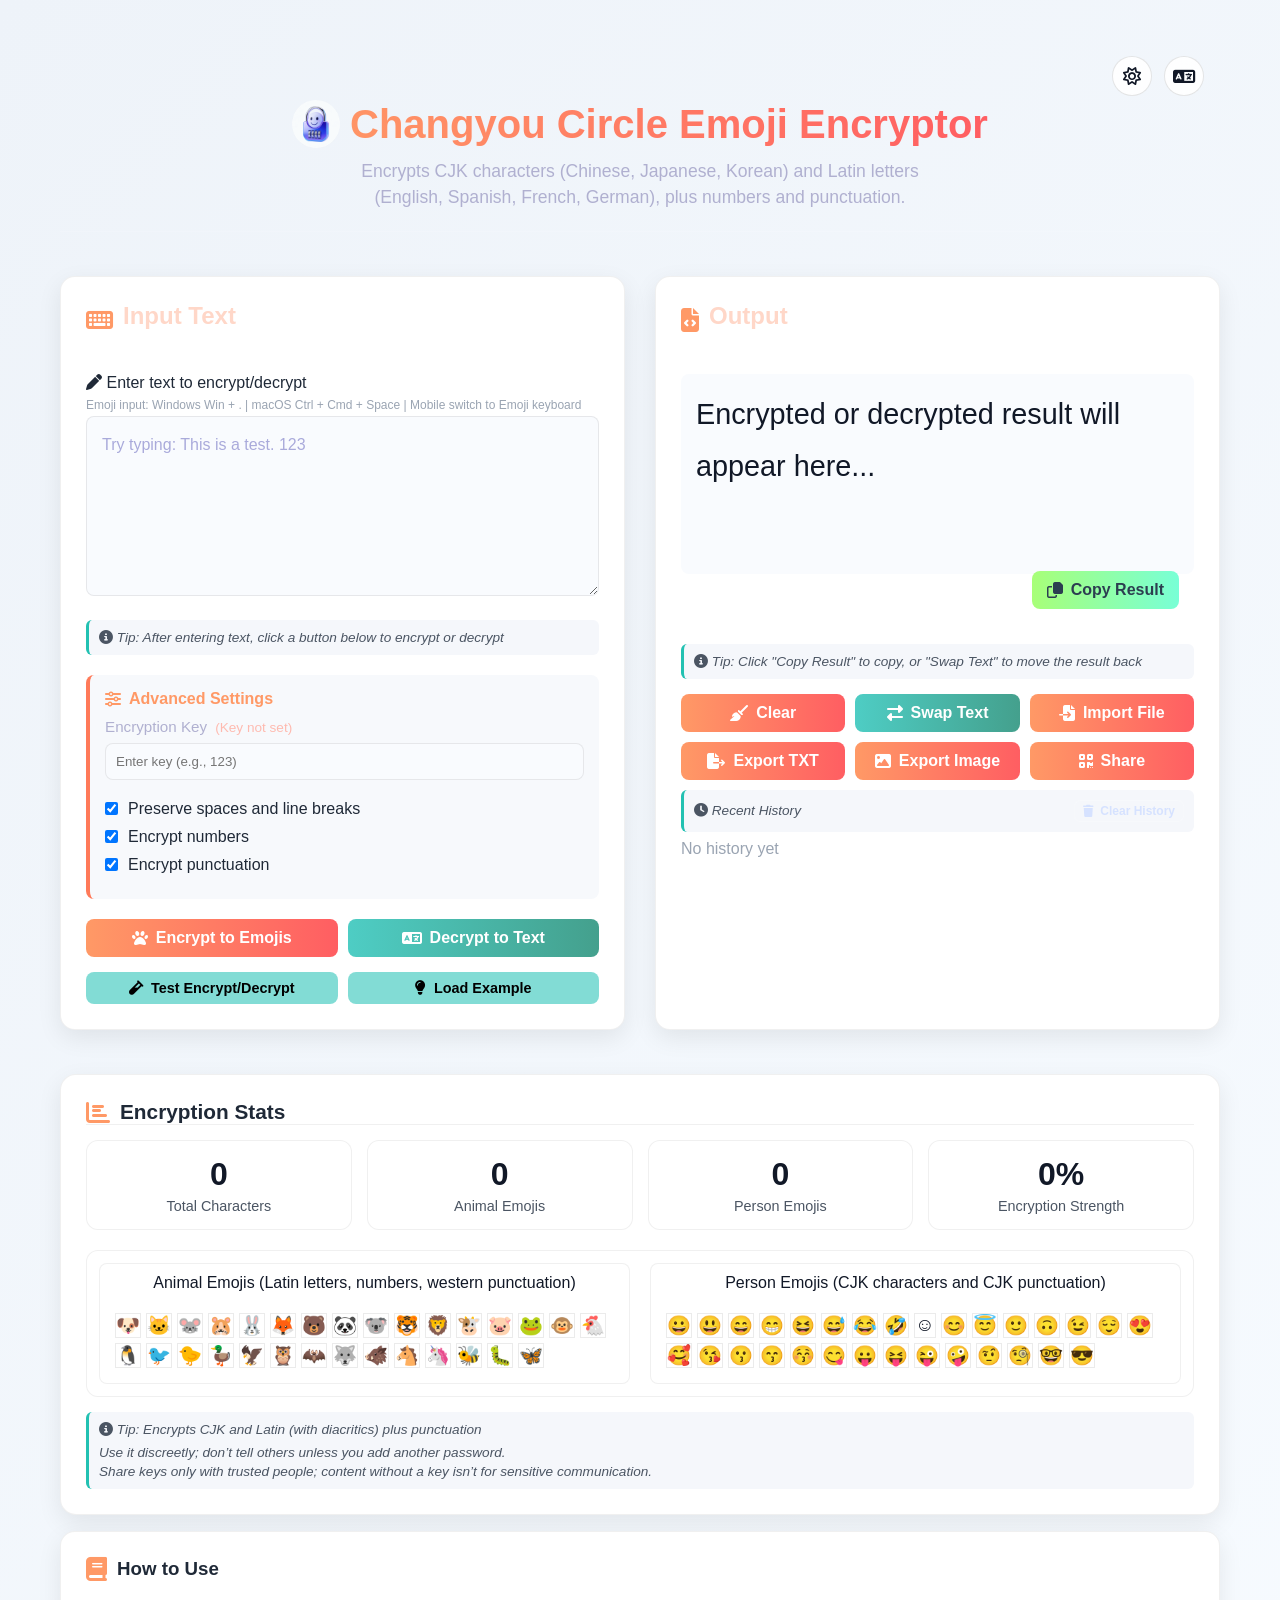
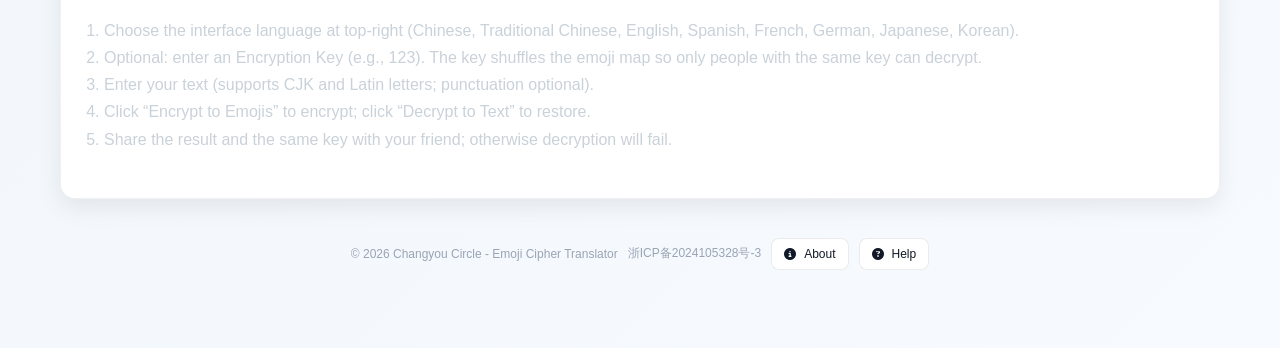
<file: index.html>
<!DOCTYPE html>
<html lang="zh-CN">
<head>
    <meta charset="UTF-8">
    <meta name="viewport" content="width=device-width, initial-scale=1.0">
    <meta name="description" content="表情密文翻译器官网 - 支持中文简繁体、英语、韩语、日语等8种语言，可实现文本与表情包双向加密转换，支持专属密钥设置，打造安全隐秘的表情加密通讯工具，无需注册登录，一键完成文本转表情暗号，适配日常聊天、私密沟通、跨境交流等多种场景，趣味与安全兼具的表情密文翻译平台。">
    <meta name="robots" content="index,follow,max-image-preview:large,max-snippet:-1">
    <link rel="canonical" href="https://changyouquan.com/">
    <link rel="alternate" hreflang="zh" href="https://changyouquan.com/">
    <link rel="alternate" hreflang="zh-TW" href="https://changyouquan.com/zh-TW/">
    <link rel="alternate" hreflang="en" href="https://changyouquan.com/en/">
    <link rel="alternate" hreflang="es" href="https://changyouquan.com/es/">
    <link rel="alternate" hreflang="fr" href="https://changyouquan.com/fr/">
    <link rel="alternate" hreflang="de" href="https://changyouquan.com/de/">
    <link rel="alternate" hreflang="ja" href="https://changyouquan.com/ja/">
    <link rel="alternate" hreflang="ko" href="https://changyouquan.com/ko/">
    <link rel="alternate" hreflang="x-default" href="https://changyouquan.com/">
    <meta property="og:type" content="website">
    <meta property="og:site_name" content="常友圈 表情密文翻译器">
    <meta property="og:title" content="表情密文翻译器 - 常友圈 | 文本与表情包双向加密工具">
    <meta property="og:description" content="免费的在线表情密文翻译器：中文、英文、数字与标点可与表情包 emoji 双向加密转换，支持自定义密钥、导出图片与二维码，8 种语言界面，无需注册登录。">
    <meta property="og:url" content="https://changyouquan.com/">
    <meta property="og:image" content="https://changyouquan.com/logo.png">
    <meta property="og:image:width" content="1024">
    <meta property="og:image:height" content="1024">
    <meta property="og:image:alt" content="常友圈 表情密文翻译器 Logo">
    <meta property="og:locale" content="zh_CN">
    <meta property="og:locale:alternate" content="zh_TW">
    <meta property="og:locale:alternate" content="en_US">
    <meta property="og:locale:alternate" content="es_ES">
    <meta property="og:locale:alternate" content="fr_FR">
    <meta property="og:locale:alternate" content="de_DE">
    <meta property="og:locale:alternate" content="ja_JP">
    <meta property="og:locale:alternate" content="ko_KR">
    <meta name="twitter:card" content="summary_large_image">
    <meta name="twitter:title" content="表情密文翻译器 - 常友圈">
    <meta name="twitter:description" content="免费的在线表情密文翻译器：文本与表情包双向加密转换，支持自定义密钥，8 种语言界面，无需注册。">
    <meta name="twitter:image" content="https://changyouquan.com/logo.png">
    <meta name="twitter:image:alt" content="常友圈 表情密文翻译器 Logo">
    <script type="application/ld+json">
    {
      "@context": "https://schema.org",
      "@type": "WebApplication",
      "name": "常友圈 表情密文翻译器",
      "alternateName": "Emoji Cipher Translator",
      "url": "https://changyouquan.com/",
      "image": "https://changyouquan.com/logo.png",
      "description": "表情密文翻译器：将中文、英文、数字与标点符号与表情包 emoji 双向加密转换，支持自定义密钥与导出二维码，8 种语言界面，免费无需注册登录。",
      "applicationCategory": "UtilitiesApplication",
      "operatingSystem": "Web",
      "browserRequirements": "Requires JavaScript",
      "inLanguage": ["zh", "zh-TW", "en", "es", "fr", "de", "ja", "ko"],
      "offers": { "@type": "Offer", "price": "0", "priceCurrency": "CNY" },
      "featureList": [
        "文本转表情密文",
        "表情密文解密",
        "自定义加密密钥",
        "导出TXT/图片/二维码",
        "8种语言界面",
        "免登录纯前端运行"
      ]
    }
    </script>
    <script type="application/ld+json">
    {
      "@context": "https://schema.org",
      "@type": "WebSite",
      "name": "常友圈 表情密文翻译器",
      "alternateName": "Emoji Cipher Translator",
      "url": "https://changyouquan.com/",
      "image": "https://changyouquan.com/logo.png",
      "description": "表情密文翻译器官网：文本与表情包 emoji 双向加密转换，支持自定义密钥，8 种语言界面，免费无需注册。",
      "inLanguage": ["zh", "zh-TW", "en", "es", "fr", "de", "ja", "ko"],
      "publisher": {
        "@type": "Organization",
        "name": "常友圈",
        "url": "https://changyouquan.com/",
        "logo": { "@type": "ImageObject", "url": "https://changyouquan.com/logo.png" }
      }
    }
    </script>
    <link rel="icon" type="image/png" href="/logo.png">
    <title>表情密文翻译器 - 常友圈 | 文本与表情包双向加密工具</title>
    <link rel="stylesheet" href="/fontawesome6.4/css/all.min.css">
    <link rel="stylesheet" href="/fontawesome6.4/app-controls.css">
    
</head>
<style>
    *{margin:0;padding:0;box-sizing:border-box;font-family:'Segoe UI',Tahoma,Geneva,Verdana,sans-serif}body{background:linear-gradient(135deg,#2c3e50 0%,#4a6491 100%);color:#f1f1f1;min-height:100vh;padding:20px}.container{max-width:1200px;margin:0 auto}header{text-align:center;margin-bottom:30px;padding:20px;border-bottom:1px solid rgba(255,255,255,0.1)}h1{font-size:2.5rem;margin-bottom:10px;background:linear-gradient(90deg,#ff9966,#ff5e62);-webkit-background-clip:text;background-clip:text;color:transparent;display:inline-block}.subtitle{font-size:1.1rem;color:#b0b0d0;max-width:600px;margin:0 auto;line-height:1.5}.main-content{display:flex;flex-wrap:wrap;gap:30px;margin-bottom:30px}.panel{flex:1;min-width:300px;background:rgba(35,45,65,0.9);border-radius:15px;padding:25px;box-shadow:0 10px 30px rgba(0,0,0,0.3);border:1px solid rgba(255,255,255,0.05)}.panel-header{display:flex;align-items:center;margin-bottom:20px;padding-bottom:15px;border-bottom:1px solid rgba(255,255,255,0.1)}.panel-header i{font-size:1.5rem;margin-right:10px;color:#ff9966}.panel-header h2{font-size:1.5rem}.settings-group{margin-bottom:20px}.settings-group label{display:block;margin-bottom:8px;color:#b0b0d0;font-size:0.95rem}.panel-hint{font-size:0.85rem;color:#8888cc;margin-top:20px;padding:10px;background:rgba(45,55,75,0.5);border-radius:6px;font-style:italic;border-left:3px solid #4ecdc4}.advanced-settings{margin-top:20px;padding:15px;background:rgba(45,55,75,0.6);border-radius:8px;border-left:4px solid #ff9966}.advanced-settings h4{color:#ff9966;margin-bottom:10px;display:flex;align-items:center}.advanced-settings h4 i{margin-right:8px}.checkbox-group{display:flex;align-items:center;margin-bottom:10px}.checkbox-group input{width:auto;margin-right:10px}.checkbox-group label{margin-bottom:0}textarea{width:100%;min-height:180px;padding:15px;background:rgba(55,65,85,0.9);border:1px solid rgba(255,255,255,0.1);border-radius:8px;color:white;font-size:1rem;resize:vertical;transition:all 0.3s;line-height:1.6}textarea:hover,textarea:focus{border-color:#ff9966;outline:none}.button-group{display:flex;justify-content:space-between;margin-top:20px;gap:10px}button{flex:1;padding:12px 20px;border:none;border-radius:8px;font-size:1rem;font-weight:600;cursor:pointer;transition:all 0.3s;display:flex;align-items:center;justify-content:center;gap:8px}.encrypt-btn{background:linear-gradient(90deg,#ff9966,#ff5e62);color:white}.decrypt-btn{background:linear-gradient(90deg,#4ecdc4,#44a08d);color:white}.copy-btn{background:linear-gradient(90deg,#a8ff78,#78ffd6);color:#2c3e50}button:hover{transform:translateY(-3px);box-shadow:0 5px 15px rgba(0,0,0,0.3)}button:active{transform:translateY(0)}.result-container{position:relative;min-height:250px;margin-bottom:10px}.copy-btn{position:absolute;bottom:15px;right:15px;padding:10px 15px;width:auto;z-index:10}.stats-panel{background:rgba(35,45,65,0.9);border-radius:15px;padding:25px;margin-top:20px;box-shadow:0 10px 30px rgba(0,0,0,0.3);border:1px solid rgba(255,255,255,0.05)}.stats-header{display:flex;align-items:center;margin-bottom:15px}.stats-header i{font-size:1.5rem;margin-right:10px;color:#ff9966}.stats-header h3{font-size:1.3rem}.stats-grid{display:grid;grid-template-columns:repeat(auto-fit,minmax(200px,1fr));gap:15px;margin-bottom:20px}.stat-item{background:rgba(45,55,75,0.6);padding:15px;border-radius:8px;text-align:center}.stat-value{font-size:2rem;font-weight:bold;color:#ff9966;margin-bottom:5px}.stat-label{font-size:0.9rem;color:#b0b0d0}.emoji-display{font-size:1.8rem;line-height:1.8;min-height:200px;word-break:break-word;padding:15px;background:rgba(45,55,75,0.6);border-radius:8px;overflow-wrap:break-word;padding-bottom:60px}footer{text-align:center;margin-top:40px;padding:20px;color:#8888aa;font-size:0.9rem;border-top:1px solid rgba(255,255,255,0.05)}.notification{position:fixed;bottom:20px;right:20px;background:rgba(255,153,102,0.9);color:#2c3e50;padding:15px 20px;border-radius:8px;font-weight:600;box-shadow:0 5px 15px rgba(0,0,0,0.3);opacity:0;transform:translateY(20px);transition:all 0.3s;z-index:1000}.notification.show{opacity:1;transform:translateY(0)}@media (max-width:768px){.main-content{flex-direction:column}.panel{min-width:100%}h1{font-size:2rem}.emoji-display{font-size:1.5rem;padding-bottom:70px}.stats-grid{grid-template-columns:1fr}.copy-btn{bottom:10px;right:10px;padding:8px 12px;font-size:0.9rem}}.emoji-grid-container{display:flex;gap:20px;margin-top:10px}.emoji-type{flex:1;padding:10px;background:rgba(45,55,75,0.6);border-radius:8px}.emoji-type-title{font-size:1rem;color:#ff9966;margin-bottom:10px;text-align:center;padding-bottom:5px;border-bottom:1px solid rgba(255,255,255,0.1)}.emoji-type-grid{display:flex;flex-wrap:wrap;gap:5px;max-height:100px;overflow-y:auto;padding:5px}.emoji-item{font-size:1.2rem;cursor:pointer;transition:transform 0.2s}.emoji-item:hover{transform:scale(1.2)}.emoji-item.selected{outline:2px solid #ff9966;border-radius:5px}.input-text-container{margin-top:20px}.test-buttons{margin-top:15px;display:flex;gap:10px}.test-btn{padding:8px 12px;font-size:0.9rem;background:rgba(78,205,196,0.7)}textarea::placeholder{color:#8888cc;opacity:0.7}.animal-emoji{color:#4ecdc4}.person-emoji{color:#ff9966}
</style>
 
 
<body>
    <div class="container">
        <header>
            <div class="control-bar">
                <button id="themeToggle" class="icon-btn dark" title="Theme"><i class="far fa-moon"></i></button>
                <div class="lang-menu-wrapper">
                    <button id="langBtn" class="icon-btn dark" title="Language"><i class="fas fa-language"></i></button>
                    <div id="langMenu" class="lang-menu"></div>
                </div>
            </div>
            <div class="top-buttons-spacer"></div>
            <h1><img src="/logo.png" alt="" class="site-logo"><span data-i18n="header.title">常友圈 智能表情加密器</span></h1>
            <p class="subtitle" data-i18n="header.subtitle">使用表情加密数字、英文、中文和标点符号。智能分类，一目了然。</p>
        </header>
        
        <div class="main-content">
            <div class="panel">
                <div class="panel-header">
                    <i class="fas fa-keyboard"></i>
                    <h2 data-i18n="input.panelTitle">输入文本</h2>
                </div>
                
                
                <div class="input-text-container">
                    <label for="inputText"><i class="fas fa-pen"></i> <span data-i18n="input.label">输入要加密/解密的文本</span></label>
                    <div style="margin:6px 0 4px;color:#9aa4b2;font-size:12px"><span data-i18n="keyboard.hint">表情输入法：Windows 按 Win + . ｜ macOS 按 Ctrl + Cmd + Space ｜ 手机键盘切换到 Emoji</span></div>
                    <textarea id="inputText" placeholder="在此输入要加密的文本...支持中文、英文、数字和符号"></textarea>
                </div>
                
                
                <div class="panel-hint">
                    <i class="fas fa-info-circle"></i> <span data-i18n="hints.input">提示：输入文本后点击下方按钮进行加密或解密</span>
                </div>
                
                
                <div class="advanced-settings">
                    <h4><i class="fas fa-sliders-h"></i> <span data-i18n="settings.title">高级设置</span></h4>
                    <div class="settings-group">
                        <label for="secretKey"><span data-i18n="settings.key">加密密钥</span><span id="keyStrengthInline" style="margin-left:8px;font-size:0.85rem;opacity:0.9">（未设置）</span></label>
                        <input type="text" id="secretKey" data-i18n="settings.keyPlaceholder" placeholder="请输入密钥（如 123）">
                    </div>
                    
                    <div class="checkbox-group">
                        <input type="checkbox" id="preserveSpaces" checked>
                        <label for="preserveSpaces" data-i18n="settings.preserveSpaces">保留空格和换行</label>
                    </div>
                    <div class="checkbox-group">
                        <input type="checkbox" id="includeNumbers" checked>
                        <label for="includeNumbers" data-i18n="settings.includeNumbers">加密数字</label>
                    </div>
                    <div class="checkbox-group">
                        <input type="checkbox" id="includePunctuation" checked>
                        <label for="includePunctuation" data-i18n="settings.includePunctuation">加密标点符号</label>
                    </div>
                </div>
                
                <div class="button-group">
                    <button class="encrypt-btn" id="encryptBtn">
                        <i class="fas fa-paw"></i> <span data-i18n="buttons.encrypt">加密为表情</span>
                    </button>
                    <button class="decrypt-btn" id="decryptBtn">
                        <i class="fas fa-language"></i> <span data-i18n="buttons.decrypt">解密为文本</span>
                    </button>
                </div>
                
                
                <div class="test-buttons">
                    <button class="test-btn" id="testBtn">
                        <i class="fas fa-vial"></i> <span data-i18n="buttons.test">测试加密解密</span>
                    </button>
                    <button class="test-btn" id="exampleBtn">
                        <i class="fas fa-lightbulb"></i> <span data-i18n="buttons.example">加载示例</span>
                    </button>
                </div>
            </div>
            
            <div class="panel">
                <div class="panel-header">
                    <i class="fas fa-file-code"></i>
                    <h2 data-i18n="output.panelTitle">输出结果</h2>
                </div>
                
                <div class="result-container">
                    <div class="emoji-display" id="outputText" data-i18n="output.placeholder">加密或解密后的结果将显示在这里...</div>
                    <button class="copy-btn" id="copyBtn">
                        <i class="far fa-copy"></i> <span data-i18n="buttons.copy">复制结果</span>
                    </button>
                </div>
                
                
                <div class="panel-hint">
                    <i class="fas fa-info-circle"></i> <span data-i18n="hints.output">提示：点击"复制结果"按钮复制加密/解密结果，或点击"交换文本"将结果移回输入框</span>
                </div>
                
                <div class="button-group actions" style="margin-top: 15px;">
                    <button class="encrypt-btn" id="clearBtn">
                        <i class="fas fa-broom"></i> <span data-i18n="buttons.clear">清空</span>
                    </button>
                    <button class="decrypt-btn" id="swapBtn">
                        <i class="fas fa-exchange-alt"></i> <span data-i18n="buttons.swap">交换文本</span>
                    </button>
                    <button class="encrypt-btn" id="importBtn">
                        <i class="fas fa-file-import"></i> <span data-i18n="buttons.import">导入文件</span>
                    </button>
                </div>
                <input type="file" id="fileInput" accept=".txt,.md,text/plain,image/png,image/jpeg" style="display:none">
                <div class="button-group actions" style="margin-top: 10px;">
                    <button class="encrypt-btn" id="exportBtn">
                        <i class="fas fa-file-export"></i> <span data-i18n="buttons.exportTxt">导出TXT</span>
                    </button>
                    <button class="encrypt-btn" id="exportPngBtn">
                        <i class="fas fa-image"></i> <span data-i18n="buttons.exportPng">导出图片</span>
                    </button>
                    <button class="encrypt-btn" id="shareQrBtn">
                        <i class="fas fa-qrcode"></i> <span data-i18n="buttons.share">分享我们</span>
                    </button>
                </div>
                <div class="panel-hint" style="margin-top:10px;display:flex;justify-content:space-between;align-items:center">
                    <div><i class="fas fa-clock"></i> <span data-i18n="history.recent">最近记录</span></div>
                    <button id="clearHistoryBtn" class="mini-btn" title="清除最近记录" style="flex:0 0 auto"><i class="fas fa-trash"></i> <span data-i18n="history.clear">清除记录</span></button>
                </div>
                <div id="historyPanel" style="display:grid;gap:8px;margin-top:8px"></div>
            </div>
        </div>
        
        <div class="stats-panel">
            <div class="stats-header">
                <i class="fas fa-chart-bar"></i>
                <h3 data-i18n="stats.title">加密统计</h3>
            </div>
            
            <div class="stats-grid">
                <div class="stat-item">
                    <div class="stat-value" id="charCount">0</div>
                    <div class="stat-label" data-i18n="stats.totalChars">总字符数</div>
                </div>
                <div class="stat-item">
                    <div class="stat-value" id="animalEmojiCount">0</div>
                    <div class="stat-label" data-i18n="stats.animalCount">动物表情数</div>
                </div>
                <div class="stat-item">
                    <div class="stat-value" id="personEmojiCount">0</div>
                    <div class="stat-label" data-i18n="stats.personCount">人物表情数</div>
                </div>
                <div class="stat-item">
                    <div class="stat-value" id="encryptionStrength">0%</div>
                    <div class="stat-label" data-i18n="stats.strength">加密强度</div>
                </div>
            </div>
            
            <div class="emoji-grid-container">
                <div class="emoji-type">
                    <div class="emoji-type-title" data-i18n="emoji.animalsTitle">动物表情 (数字、英文、英文标点)</div>
                    <div class="emoji-type-grid" id="animalGrid">
                        
                    </div>
                </div>
                <div class="emoji-type">
                    <div class="emoji-type-title" data-i18n="emoji.personsTitle">人物表情 (中文、中文标点)</div>
                    <div class="emoji-type-grid" id="personGrid">
                        
                    </div>
                </div>
            </div>
            
            
            <div class="panel-hint" style="margin-top: 15px;">
                <i class="fas fa-info-circle"></i> <span data-i18n="hints.stats">提示：表情加密数字、英文、中文和标点符号</span>
                <div style="margin-top:8px;"><span data-i18n="hints.secretLine">偷偷地用，不要告诉人啊，除非你给你的加密再加个密码。</span></div>
                <div style="margin-top:4px;"><span data-i18n="hints.secretLine2">仅与信任的人共享密钥；未设置密钥的内容不适合作为敏感信息的交流。</span></div>
            </div>
        </div>
        
        
        
        
        <div class="panel" style="margin-top:16px;">
            <div class="panel-header">
                <i class="fas fa-book"></i>
                <h3 data-i18n="guide.title">使用说明</h3>
            </div>
            <div class="settings-group" style="color:#c9d1d9;line-height:1.7">
                <ol style="padding-left:18px">
                    <li data-i18n="guide.step1">在右上角选择界面语言（支持中文、繁体、英/西/法/德/日/韩）。</li>
                    <li data-i18n="guide.step2">可选：在“加密密钥”中输入自定义密钥（如 123），密钥会打乱表情映射表，确保只有同密钥的人能解密。</li>
                    <li data-i18n="guide.step3">在输入框中输入要处理的文本（支持中文、英文、数字；可选加密标点）。</li>
                    <li data-i18n="guide.step4">点击“加密为表情”生成表情密文；点击“解密为文本”可还原。</li>
                    <li data-i18n="guide.step5">复制结果发送给朋友，并告知相同密钥；否则无法正确解密。</li>
                </ol>
            </div>
        </div>
        
        <footer class="page-footer">
            <div class="footer-line">
                <p data-i18n="footer.copyright">© 2026 常友圈 - 表情密文翻译器</p>
                <a class="icp-link" href="https://beian.miit.gov.cn/" target="_blank" rel="noopener">浙ICP备2024105328号-3</a>
                <div class="footer-actions inline">
                    <a class="btn" id="aboutLink" href="/about.html"><i class="fa-solid fa-circle-info"></i> <span data-i18n="nav.about">关于我们</span></a>
                    <a class="btn" id="helpLink" href="/help.html"><i class="fa-solid fa-circle-question"></i> <span data-i18n="nav.help">使用帮助</span></a>
                </div>
            </div>
        </footer>
    </div>
    
    <div class="notification" id="notification">已复制到剪贴板！</div>
    <div id="qrModal">
      <div id="qrBox">
        <h3 data-i18n="buttons.share">分享我们</h3>
        <img id="qrImg" alt="QR">
        <div class="modal-actions center">
          <button class="encrypt-btn" id="qrCopyLink"><i class="far fa-copy"></i> <span data-i18n="buttons.copyLink">复制链接</span></button>
          <button class="decrypt-btn" id="qrClose"><i class="fas fa-xmark"></i> <span data-i18n="actions.close">关闭</span></button>
        </div>
      </div>
    </div>
    <div id="clearModal">
      <div id="clearSheet">
        <h3 data-i18n="history.clearAsk">清除最近记录？</h3>
        <div class="row">
          <button class="decrypt-btn" id="clearCancelBtn"><i class="fas fa-xmark"></i> <span data-i18n="actions.cancel">取消</span></button>
          <button class="encrypt-btn" id="clearConfirmBtn"><i class="fas fa-trash"></i> <span data-i18n="history.clear">清除记录</span></button>
        </div>
      </div>
    </div>
    <div id="exportModal">
      <div id="exportBox">
        <h3 data-i18n="export.title">导出图片选项</h3>
        <label>
          <input type="checkbox" id="optIncludeQR"> <span data-i18n="export.includeQR">包含二维码</span>
        </label>
        <div class="modal-actions">
          <button class="decrypt-btn" id="exportCancelBtn"><i class="fas fa-xmark"></i> <span data-i18n="actions.cancel">取消</span></button>
          <button class="encrypt-btn" id="exportDoBtn"><i class="fas fa-check"></i> <span data-i18n="actions.export">导出</span></button>
        </div>
      </div>
    </div>

    <script src="/i18n/i18n.js"></script>
    <script>
        document.addEventListener('DOMContentLoaded', function () {
            function detectPreferredLang() {
                const nav = (navigator.language || 'zh').toLowerCase();
                if (nav.startsWith('zh-tw') || nav.startsWith('zh-hant')) return 'zh-TW';
                if (nav.startsWith('zh')) return 'zh';
                if (nav.startsWith('en')) return 'en';
                if (nav.startsWith('es')) return 'es';
                if (nav.startsWith('fr')) return 'fr';
                if (nav.startsWith('de')) return 'de';
                if (nav.startsWith('ja')) return 'ja';
                if (nav.startsWith('ko')) return 'ko';
                return 'zh';
            }
            if (window.i18n) {
                i18n.init({ defaultLang: detectPreferredLang() }).then(function () {
                    if (typeof buildLangMenu === 'function') buildLangMenu();
                    if (typeof updateIconTitles === 'function') updateIconTitles();
                    if (typeof updateKeyStrength === 'function') updateKeyStrength();
                    if (typeof updateEmojiGrids === 'function') updateEmojiGrids();
                    if (typeof renderHistory === 'function') renderHistory();
                    if (typeof refreshUITexts === 'function') refreshUITexts();
                    try {
                        var aboutLink = document.getElementById('aboutLink');
                        if (aboutLink && window.i18n && i18n.current) {
                            aboutLink.href = '/' + i18n.current + '/about.html';
                        }
                        var helpLink = document.getElementById('helpLink');
                        if (helpLink && window.i18n && i18n.current) {
                            helpLink.href = '/' + i18n.current + '/help.html';
                        }
                        var p = window.location.pathname || '/';
                        if (!/^\/(zh|zh\-TW|en|es|fr|de|ja|ko)\/?$/.test(p)) {
                            window.history.replaceState(null, '', '/' + i18n.current + '/');
                        }
                        if (typeof i18n.updateSEO === 'function') { try { i18n.updateSEO(i18n.current); } catch(e){} }
                    } catch(e){}
                });
            }
        });
    </script>
    <script>
        
        const preserveSpacesCheckbox = document.getElementById('preserveSpaces');
        const includeNumbersCheckbox = document.getElementById('includeNumbers');
        const includePunctuationCheckbox = document.getElementById('includePunctuation');
        const inputText = document.getElementById('inputText');
        const outputText = document.getElementById('outputText');
        const encryptBtn = document.getElementById('encryptBtn');
        const decryptBtn = document.getElementById('decryptBtn');
        const copyBtn = document.getElementById('copyBtn');
        const clearBtn = document.getElementById('clearBtn');
        const swapBtn = document.getElementById('swapBtn');
        const testBtn = document.getElementById('testBtn');
        const exampleBtn = document.getElementById('exampleBtn');
        const importBtn = document.getElementById('importBtn');
        const fileInput = document.getElementById('fileInput');
        const exportBtn = document.getElementById('exportBtn');
        const exportPngBtn = document.getElementById('exportPngBtn');
        const shareQrBtn = document.getElementById('shareQrBtn');
        const qrModal = document.getElementById('qrModal');
        const qrImg = document.getElementById('qrImg');
        const qrClose = document.getElementById('qrClose');
        const qrCopyLink = document.getElementById('qrCopyLink');
        function getShareURL(includeContent) {
            const cfg = {
                lang: (window.i18n && i18n.current) ? i18n.current : 'zh',
                theme: document.body.classList.contains('theme-light') ? 'light' : 'dark',
                ps: !!preserveSpacesCheckbox.checked,
                num: !!includeNumbersCheckbox.checked,
                pun: !!includePunctuationCheckbox.checked
            };
            const enc = btoa(unescape(encodeURIComponent(JSON.stringify(cfg))));
            let url = `${location.origin}${location.pathname}?cfg=${enc}`;
            if (includeContent) {
                const content = (outputText.textContent && outputText.textContent !== outputPlaceholder()) ? outputText.textContent : inputText.value;
                if (content) {
                    const ct = btoa(unescape(encodeURIComponent(content)));
                    url += `&ct=${ct}&au=1`;
                }
            }
            return url;
        }
        (function applyCfgFromSearch(){
            try {
                const m = location.search.match(/[?&]cfg=([^&]+)/);
                if (m && m[1]) {
                    const txt = decodeURIComponent(escape(atob(m[1])));
                    const cfg = JSON.parse(txt);
                    if (cfg.theme === 'light') document.body.classList.add('theme-light'); else document.body.classList.remove('theme-light');
                    if (cfg.lang && window.i18n) i18n.setLanguage(cfg.lang).then(refreshUITexts);
                    if (typeof cfg.ps === 'boolean') preserveSpacesCheckbox.checked = cfg.ps;
                    if (typeof cfg.num === 'boolean') includeNumbersCheckbox.checked = cfg.num;
                    if (typeof cfg.pun === 'boolean') includePunctuationCheckbox.checked = cfg.pun;
                }
                const ctm = location.search.match(/[?&]ct=([^&]+)/);
                if (ctm && ctm[1]) {
                    const content = decodeURIComponent(escape(atob(ctm[1])));
                    if (content) {
                        if (inputText) inputText.value = content;
                        if (outputText) outputText.textContent = outputPlaceholder();
                        updateStats();
                        showNotification('已加载分享内容，直接点击“解密”即可');
                    }
                }
                const aum = location.search.match(/[?&]au=1/);
                if (aum && qrModal) {
                    qrModal.style.display = 'flex';
                    const url = getShareURL(true);
                    const api = 'https://api.qrserver.com/v1/create-qr-code/?size=220x220&ecc=H&data='+encodeURIComponent(url);
                    if (qrImg) qrImg.src = api;
                }
            } catch(e){}
        })();
        
        const animalGrid = document.getElementById('animalGrid');
        const personGrid = document.getElementById('personGrid');
        const notification = document.getElementById('notification');
        const themeToggle = document.getElementById('themeToggle');
        const langBtn = document.getElementById('langBtn');
        const langMenu = document.getElementById('langMenu');
        const secretKeyInput = document.getElementById('secretKey');
        
       
        const charCountEl = document.getElementById('charCount');
        const animalEmojiCountEl = document.getElementById('animalEmojiCount');
        const personEmojiCountEl = document.getElementById('personEmojiCount');
        const encryptionStrengthEl = document.getElementById('encryptionStrength');
        
       
        const animalEmojis = [
            "🐶", "🐱", "🐭", "🐹", "🐰", "🦊", "🐻", "🐼", "🐨", "🐯", "🦁", "🐮", "🐷", "🐸", "🐵", 
            "🐔", "🐧", "🐦", "🐤", "🦆", "🦅", "🦉", "🦇", "🐺", "🐗", "🐴", "🦄", "🐝", "🐛", "🦋", 
            "🐌", "🐞", "🐜", "🦗", "🕷", "🦂", "🐢", "🐍", "🦎", "🐊", "🐅", "🐆", "🦓", "🦍", "🐘", 
            "🦏", "🐪", "🐫", "🦒", "🐃", "🐂", "🐄", "🐎", "🐖", "🐏", "🐑", "🐐", "🦌", "🐕", "🐩", 
            "🐈", "🐓", "🦃", "🕊", "🐇", "🐁", "🐀", "🐿", "🦔", "🐾", "🐉", "🐲", "🌵", "🎄", "🌲", 
            "🌳", "🌴", "🌱", "🌿", "☘️", "🍀", "🎍", "🎋", "🍃", "🍂", "🍁", "🍄", "🌾", "💐", "🌷", 
            "🌹", "🥀", "🌺", "🌸", "🌼", "🌻", "🌞", "🌝", "🌛", "🌜", "🌚", "🌕", "🌖", "🌗", "🌘", 
            "🌑", "🌒", "🌓", "🌔", "🌙", "🌎", "🌍", "🌏", "🪐", "💫", "⭐", "🌟", "✨", "⚡", "☄️", 
            "💥", "🔥", "🌪", "🌈", "☀️", "🌤", "⛅", "🌥", "☁️", "🌦", "🌧", "⛈", "🌩", "🌨", "❄️", 
            "☃️", "⛄", "🌬", "💨", "💧", "💦", "☔", "☂️", "🌊", "🌫"
        ];
        
        
        const personEmojis = [
            "😀", "😃", "😄", "😁", "😆", "😅", "😂", "🤣", "☺️", "😊", "😇", "🙂", "🙃", "😉", "😌", 
            "😍", "🥰", "😘", "😗", "😙", "😚", "😋", "😛", "😝", "😜", "🤪", "🤨", "🧐", "🤓", "😎", 
            "🥸", "🤩", "🥳", "😏", "😒", "😞", "😔", "😟", "😕", "🙁", "☹️", "😣", "😖", "😫", "😩", 
            "🥺", "😢", "😭", "😤", "😠", "😡", "🤬", "🤯", "😳", "🥵", "🥶", "😱", "😨", "😰", "😥", 
            "😓", "🤗", "🤔", "🤭", "🤫", "🤥", "😶", "😐", "😑", "😬", "🙄", "😯", "😦", "😧", "😮", 
            "😲", "🥱", "😴", "🤤", "😪", "😵", "🤐", "🥴", "🤢", "🤮", "🤧", "😷", "🤒", "🤕", "🤑", 
            "🤠", "😈", "👿", "👹", "👺", "🤡", "💩", "👻", "💀", "☠️", "👽", "👾", "🤖", "🎃", "😺", 
            "😸", "😹", "😻", "😼", "😽", "🙀", "😿", "😾", "👋", "🤚", "🖐️", "✋", "🖖", "👌", "🤌", 
            "🤏", "✌️", "🤞", "🤟", "🤘", "🤙", "👈", "👉", "👆", "🖕", "👇", "☝️", "👍", "👎", "✊", 
            "👊", "🤛", "🤜", "👏", "🙌", "👐", "🤲", "🤝", "🙏", "✍️", "💅", "🤳", "💪", "🦾", "🦿"
        ];
        
        
        let charToEmojiMap = {}; 
        let emojiToCharMap = {}; 
       
        
        let animalCharMap = {}; 
        let personCharMap = {}; 
        
        
        document.addEventListener('DOMContentLoaded', function() {
            
            setInputPlaceholder();
            
            
            generateEmojiMapping();
            updateEmojiGrids();
            updateStats();
            
            
            inputText.addEventListener('input', updateStats);
            initTheme();
            wireLangMenu();
            setTimeout(buildLangMenu, 300);
            initKey();
        });
        
        
        function setInputPlaceholder() {
            const phs = (window.i18n && typeof i18n.getArray === 'function' ? i18n.getArray('placeholders') : null);
            const placeholders = (phs && phs.length ? phs : [
                "在此输入要加密的文本...例如：你好世界！Hello World! 123",
                "输入要加密或解密的文本...支持中文、英文、数字和符号",
                "可以输入中文、英文、数字或表情进行加密/解密",
                "试试输入：你好！This is a test. 123",
                "支持混合文本：中文English123！@#"
            ]);
            const randomPlaceholder = placeholders[Math.floor(Math.random() * placeholders.length)];
            inputText.placeholder = randomPlaceholder;
        }

        function outputPlaceholder() {
            return (window.i18n && typeof i18n.t === 'function') ? i18n.t('output.placeholder') : '加密或解密后的结果将显示在这里...';
        }
        function updateIconTitles() {
            if (langBtn && window.i18n && i18n.t) {
                langBtn.title = i18n.t('lang.label');
            }
            if (themeToggle && window.i18n && i18n.t) {
                themeToggle.title = (document.body.classList.contains('theme-light') ? (i18n.t('theme.dark') || 'Dark Mode') : (i18n.t('theme.light') || 'Light Mode'));
            }
            var aboutLink = document.getElementById('aboutLink');
            if (aboutLink && window.i18n && i18n.t) {
                aboutLink.title = i18n.t('nav.about') || '关于我们';
            }
            var helpLink = document.getElementById('helpLink');
            if (helpLink && window.i18n && i18n.t) {
                helpLink.title = i18n.t('nav.help') || '使用帮助';
            }
        }
        function updateThemeIcon() {
            if (!themeToggle) return;
            const icon = themeToggle.querySelector('i');
            if (!icon) return;
            if (document.body.classList.contains('theme-light')) {
                icon.className = 'far fa-sun';
            } else {
                icon.className = 'far fa-moon';
            }
            updateIconTitles();
        }
        function refreshUITexts() {
            buildLangMenu();
            setInputPlaceholder();
            updateStats();
            updateIconTitles();
            if (typeof updateKeyStrength === 'function') updateKeyStrength();
            if (typeof updateEmojiGrids === 'function') updateEmojiGrids();
            if (typeof renderHistory === 'function') renderHistory();
            var aboutLink = document.getElementById('aboutLink');
            if (aboutLink && window.i18n && i18n.current) {
                aboutLink.href = '/' + i18n.current + '/about.html';
            }
            var helpLink = document.getElementById('helpLink');
            if (helpLink && window.i18n && i18n.current) {
                helpLink.href = '/' + i18n.current + '/help.html';
            }
        }
        function initKey() {
            try {
                let savedKey = localStorage.getItem('secretKey');
                if (savedKey === '123') { try { localStorage.removeItem('secretKey'); } catch(e){} savedKey = ''; }
                savedKey = savedKey || '';
                if (secretKeyInput) {
                    secretKeyInput.value = savedKey;
                    secretKeyInput.addEventListener('input', function() {
                        try { localStorage.setItem('secretKey', secretKeyInput.value); } catch(e){}
                        generateEmojiMapping();
                        updateEmojiGrids();
                        updateStats();
                        updateKeyStrength();
                    });
                    updateKeyStrength();
                }
            } catch(e){}
        }
        function updateKeyStrength() {
            const el = document.getElementById('keyStrengthInline');
            if (!el || !secretKeyInput) return;
            const val = secretKeyInput.value || '';
            const bl = ['123','123456','654321','password','qwerty','abc','abc123','111111','000000'];
            if (!val) { el.textContent = (window.i18n && i18n.t ? i18n.t('settings.keyUnset') : '（密码未设置）'); el.style.color = '#ffb4a8'; return; }
            const lower = /[a-z]/.test(val), upper = /[A-Z]/.test(val), digit = /\d/.test(val), sym = /[^A-Za-z0-9]/.test(val);
            let score = 0;
            if (val.length >= 12) score += 2; else if (val.length >= 8) score += 1;
            if (lower) score++; if (upper) score++; if (digit) score++; if (sym) score++;
            const weak = bl.includes(val.toLowerCase());
            if (weak || score <= 2) { el.textContent = (window.i18n && i18n.t ? i18n.t('settings.keyWeak') : '（密码弱）'); el.style.color = '#ff5e62'; }
            else if (score <= 4) { el.textContent = (window.i18n && i18n.t ? i18n.t('settings.keyMedium') : '（密码中）'); el.style.color = '#ffd27d'; }
            else { el.textContent = (window.i18n && i18n.t ? i18n.t('settings.keyStrong') : '（密码强）'); el.style.color = '#4ecdc4'; }
        }
        function sanitizeForDecrypt(s) {
            const seed = getKeySeed();
            const alpha = new Set(zwsAlphabet(seed));
            const keep = new Set([SENTINEL, ...alpha]);
            let removed = 0;
            let out = '';
            for (const ch of s) {
                const cp = ch.codePointAt(0);
                const isZw = (ch === '\u200B' || ch === '\u200C' || ch === '\u200D' || ch === '\u2060');
                const isCtrl = ch === '\u00A0' || ch === '\uFEFF' || ch === '\u200E' || ch === '\u200F' || (cp >= 0x202A && cp <= 0x202E) || (cp >= 0x2066 && cp <= 0x2069);
                if ((isZw && !keep.has(ch)) || isCtrl) { removed++; continue; }
                out += ch;
            }
            return { text: out, removed };
        }
        function isLikelyCipher(text) {
            if (!text) return false;
            const ae = (currentAnimalEmojis || animalEmojis);
            const pe = (currentPersonEmojis || personEmojis);
            let found = 0;
            for (const e of ae) { if (text.includes(e)) { found++; if (found>1) break; } }
            for (const e of pe) { if (text.includes(e)) { found++; if (found>1) break; } }
            if (found > 1) return true;
            if (text.includes(SENTINEL) || /[\u200B\u200C\u200D\u2060]/.test(text)) return true;
            return false;
        }
        let smartGuard = false;
        function hashString(s) {
            let h = 2166136261 >>> 0;
            for (let i = 0; i < s.length; i++) {
                h ^= s.charCodeAt(i);
                h = Math.imul(h, 16777619);
            }
            return h >>> 0;
        }
        function mulberry32(a) {
            return function() {
                let t = a += 0x6D2B79F5;
                t = Math.imul(t ^ (t >>> 15), t | 1);
                t ^= t + Math.imul(t ^ (t >>> 7), t | 61);
                return ((t ^ (t >>> 14)) >>> 0) / 4294967296;
            };
        }
        function seededShuffle(arr, seed) {
            const rand = mulberry32(seed >>> 0);
            const a = arr.slice();
            for (let i = a.length - 1; i > 0; i--) {
                const j = Math.floor(rand() * (i + 1));
                const tmp = a[i]; a[i] = a[j]; a[j] = tmp;
            }
            return a;
        }
        const SENTINEL = '\u2063';
        function getKeySeed() {
            const val = (secretKeyInput && secretKeyInput.value) ? secretKeyInput.value : '';
            if (!val) return 0;
            return hashString(val);
        }
        function zwsAlphabet(seed) {
            const base = ['\u200B','\u200C','\u200D','\u2060'];
            if (!seed) return base;
            return seededShuffle(base, seed);
        }
        function encodeCpWithKey(cp, seed) {
            const MOD = 0x110000;
            let enc = (cp + (seed % MOD) + MOD) % MOD;
            const alpha = zwsAlphabet(seed);
            let out = '';
            if (enc === 0) return alpha[0]; 
            while (enc > 0) {
                const twoBits = enc & 3;
                out += alpha[twoBits];
                enc >>>= 2;
            }
            return out;
        }
        function decodeCpWithKey(zwsRun, seed) {
            const alpha = zwsAlphabet(seed);
            const map = new Map([[alpha[0],0],[alpha[1],1],[alpha[2],2],[alpha[3],3]]);
            let val = 0;
            let shift = 0;
            for (let i = 0; i < zwsRun.length; i++) {
                const ch = zwsRun[i];
                if (!map.has(ch)) break;
                val |= (map.get(ch) & 3) << shift;
                shift += 2;
            }
            const MOD = 0x110000;
            let cp = (val - (seed % MOD));
            cp = ((cp % MOD) + MOD) % MOD;
            return { cp, consumed: Math.floor(shift / 2) };
        }
        let currentAnimalEmojis = null;
        let currentPersonEmojis = null;
        function buildLangMenu() {
            if (!langMenu || !window.i18n) return;
            const current = (i18n.current || 'zh');
            const all = [
                { code:'zh', label:(i18n.t('lang.zh')||'中文') },
                { code:'zh-TW', label:(i18n.t('lang.zh-TW')||'繁體中文') },
                { code:'en', label:(i18n.t('lang.en')||'English') },
                { code:'es', label:(i18n.t('lang.es')||'Español') },
                { code:'fr', label:(i18n.t('lang.fr')||'Français') },
                { code:'de', label:(i18n.t('lang.de')||'Deutsch') },
                { code:'ja', label:(i18n.t('lang.ja')||'日本語') },
                { code:'ko', label:(i18n.t('lang.ko')||'한국어') }
            ];
            const active = all.find(it => it.code === current);
            const others = all.filter(it => it.code !== current);
            const items = active ? [active, ...others] : all;
            langMenu.innerHTML = items.map(it => {
                const isActive = it.code === current ? ' active' : '';
                return `<div class="lang-item${isActive}" data-code="${it.code}" ${isActive ? 'data-active="1"' : ''}>
                    <span class="label">${it.label}</span>
                </div>`;
            }).join('');
        }
        function wireLangMenu() {
            if (langBtn) {
                langBtn.addEventListener('click', function(e){
                    e.stopPropagation();
                    if (langMenu) langMenu.classList.toggle('open');
                });
            }
            if (langMenu) {
                langMenu.addEventListener('click', function(e){
                    const item = e.target.closest('.lang-item');
                    if (!item) return;
                    if (item.getAttribute('data-active') === '1') { langMenu.classList.remove('open'); return; }
                    const code = item.getAttribute('data-code');
                    if (window.i18n) {
                        i18n.setLanguage(code).then(() => {
                            refreshUITexts();
                            try {
                                const path = window.location.pathname || '/';
                                const target = '/' + code + '/';
                                if (!/^\/(zh|zh\-TW|en|es|fr|de|ja|ko)\/?$/.test(path) || !path.startsWith(target)) {
                                    window.history.replaceState(null, '', target);
                                }
                                var aboutLink = document.getElementById('aboutLink');
                                if (aboutLink) aboutLink.href = '/' + code + '/about.html';
                                var helpLink = document.getElementById('helpLink');
                                if (helpLink) helpLink.href = '/' + code + '/help.html';
                            } catch(e){}
                        });
                    }
                    langMenu.classList.remove('open');
                });
            }
            document.addEventListener('click', function(){
                if (langMenu) langMenu.classList.remove('open');
            });
        }
        function initTheme() {
            try {
                const saved = localStorage.getItem('theme');
                if (!saved) {
                    const prefersLight = window.matchMedia && window.matchMedia('(prefers-color-scheme: light)').matches;
                    if (prefersLight) document.body.classList.add('theme-light');
                } else if (saved === 'light') {
                    document.body.classList.add('theme-light');
                }
            } catch(e){}
            updateThemeIcon();
            if (themeToggle) {
                themeToggle.addEventListener('click', function(){
                    document.body.classList.toggle('theme-light');
                    try {
                        localStorage.setItem('theme', document.body.classList.contains('theme-light') ? 'light' : 'dark');
                    } catch(e){}
                    updateThemeIcon();
                });
            }
        }
       
        
        function generateEmojiMapping() {
            
            charToEmojiMap = {};
            emojiToCharMap = {};
            animalCharMap = {};
            personCharMap = {};
            
            const keyVal = secretKeyInput && secretKeyInput.value ? secretKeyInput.value : '';
            const baseSeed = keyVal ? hashString(keyVal) : 0;
            currentAnimalEmojis = keyVal ? seededShuffle(animalEmojis, baseSeed) : animalEmojis;
            currentPersonEmojis = keyVal ? seededShuffle(personEmojis, (baseSeed ^ 0x9e3779b9) >>> 0) : personEmojis;
            
            
            for (let i = 0; i <= 9; i++) {
                const char = i.toString();
                const emojiIndex = i % currentAnimalEmojis.length;
                const emoji = currentAnimalEmojis[emojiIndex];
                
                charToEmojiMap[char] = emoji;
                emojiToCharMap[emoji] = char;
                animalCharMap[char] = emoji;
            }
            
           
            for (let i = 0; i < 26; i++) {
                const char = String.fromCharCode(65 + i); 
                const emojiIndex = (10 + i) % currentAnimalEmojis.length; 
                const emoji = currentAnimalEmojis[emojiIndex];
                
                charToEmojiMap[char] = emoji;
                emojiToCharMap[emoji] = char;
                animalCharMap[char] = emoji;
            }
            
            
            for (let i = 0; i < 26; i++) {
                const char = String.fromCharCode(97 + i); 
                const emojiIndex = (36 + i) % currentAnimalEmojis.length; 
                const emoji = currentAnimalEmojis[emojiIndex];
                
                charToEmojiMap[char] = emoji;
                emojiToCharMap[emoji] = char;
                animalCharMap[char] = emoji;
            }
            
            
            const englishPunctuation = [
                '!', '@', '#', '$', '%', '^', '&', '*', '(', ')', 
                '_', '+', '-', '=', '[', ']', '{', '}', '|', '\\',
                ';', ':', '"', "'", ',', '.', '<', '>', '/', '?',
                '`', '~'
            ];
            
            englishPunctuation.forEach((char, index) => {
                const emojiIndex = (62 + index) % currentAnimalEmojis.length; 
                const emoji = currentAnimalEmojis[emojiIndex];
                
                charToEmojiMap[char] = emoji;
                emojiToCharMap[emoji] = char;
                animalCharMap[char] = emoji;
            });
            
            
            const chinesePunctuation = [
                '，', '。', '！', '？', '、', '；', '：', '「', '」', '『', '』', 
                '（', '）', '《', '》', '【', '】', '｛', '｝', '·', '～', '＠', 
                '＃', '￥', '％', '＆', '＊', '＋', '－', '＝', '＿'
            ];
            
            chinesePunctuation.forEach((char, index) => {
                const emojiIndex = index % currentPersonEmojis.length;
                const emoji = currentPersonEmojis[emojiIndex];
                
                charToEmojiMap[char] = emoji;
                emojiToCharMap[emoji] = char;
                personCharMap[char] = emoji;
            });
        }
        
        
        
        function getEmojiForChineseChar(char) {
            if (charToEmojiMap[char]) return charToEmojiMap[char];
            let hash = 0;
            for (let i = 0; i < char.length; i++) {
                hash = ((hash << 5) - hash) + char.charCodeAt(i);
                hash = hash & hash;
            }
            hash = Math.abs(hash);
            const base = currentPersonEmojis || personEmojis;
            const emojiIndex = hash % base.length;
            const emoji = base[emojiIndex];
            if (emojiToCharMap[emoji]) {
                for (let i = 1; i < base.length; i++) {
                    const nextIndex = (emojiIndex + i) % base.length;
                    const nextEmoji = base[nextIndex];
                    if (!emojiToCharMap[nextEmoji]) {
                        charToEmojiMap[char] = nextEmoji;
                        emojiToCharMap[nextEmoji] = char;
                        personCharMap[char] = nextEmoji;
                        return nextEmoji;
                    }
                }
            }
            charToEmojiMap[char] = emoji;
            emojiToCharMap[emoji] = char;
            personCharMap[char] = emoji;
            return emoji;
        }
        
        function getEmojiForLatinExtChar(char) {
            if (charToEmojiMap[char]) return charToEmojiMap[char];
            let hash = 0;
            for (let i = 0; i < char.length; i++) {
                hash = ((hash << 5) - hash) + char.charCodeAt(i);
                hash = hash & hash;
            }
            hash = Math.abs(hash);
            const base = currentAnimalEmojis || animalEmojis;
            const emojiIndex = hash % base.length;
            const emoji = base[emojiIndex];
            if (emojiToCharMap[emoji]) {
                for (let i = 1; i < base.length; i++) {
                    const nextIndex = (emojiIndex + i) % base.length;
                    const nextEmoji = base[nextIndex];
                    if (!emojiToCharMap[nextEmoji]) {
                        charToEmojiMap[char] = nextEmoji;
                        emojiToCharMap[nextEmoji] = char;
                        animalCharMap[char] = nextEmoji;
                        return nextEmoji;
                    }
                }
            }
            charToEmojiMap[char] = emoji;
            emojiToCharMap[emoji] = char;
            animalCharMap[char] = emoji;
            return emoji;
        }
        
        
        function getCharForEmoji(emoji) {
            return emojiToCharMap[emoji] || null;
        }
        
        
        function updateEmojiGrids() {
            
            animalGrid.innerHTML = '';
            (currentAnimalEmojis || animalEmojis).slice(0, 30).forEach(emoji => {
                const emojiElement = document.createElement('div');
                emojiElement.className = 'emoji-item animal-emoji';
                emojiElement.textContent = emoji;
                
                const char = emojiToCharMap[emoji];
                if (char) {
                    const prefix = (window.i18n && i18n.t) ? i18n.t('emoji.corresponding') : '对应: ';
                    emojiElement.title = `${prefix}${char}`;
                }
                
                animalGrid.appendChild(emojiElement);
            });
            
            
            personGrid.innerHTML = '';
            (currentPersonEmojis || personEmojis).slice(0, 30).forEach(emoji => {
                const emojiElement = document.createElement('div');
                emojiElement.className = 'emoji-item person-emoji';
                emojiElement.textContent = emoji;
                
                const char = emojiToCharMap[emoji];
                if (char) {
                    emojiElement.title = `对应: ${char}`;
                }
                
                personGrid.appendChild(emojiElement);
            });
        }
        
        
        function updateStats() {
            const text = inputText.value;
            
            
            const totalChars = text.length;
            charCountEl.textContent = totalChars;
            
            
            if (outputText.textContent && outputText.textContent !== outputPlaceholder()) {
                const emojiText = outputText.textContent;
                
                
                let animalCount = 0;
                const ae = (currentAnimalEmojis || animalEmojis);
                for (const emoji of ae) {
                    const regex = new RegExp(emoji.replace(/[.*+?^${}()|[\]\\]/g, '\\$&'), 'g');
                    const matches = emojiText.match(regex);
                    if (matches) {
                        animalCount += matches.length;
                    }
                }
                
                
                let personCount = 0;
                const pe = (currentPersonEmojis || personEmojis);
                for (const emoji of pe) {
                    const regex = new RegExp(emoji.replace(/[.*+?^${}()|[\]\\]/g, '\\$&'), 'g');
                    const matches = emojiText.match(regex);
                    if (matches) {
                        personCount += matches.length;
                    }
                }
                
                animalEmojiCountEl.textContent = animalCount;
                personEmojiCountEl.textContent = personCount;
                
                
                const emojiRatio = (animalCount + personCount) / Math.max(totalChars, 1);
                encryptionStrengthEl.textContent = `${Math.round(emojiRatio * 100)}%`;
            } else {
                animalEmojiCountEl.textContent = '0';
                personEmojiCountEl.textContent = '0';
                encryptionStrengthEl.textContent = '0%';
            }
        }
        
        
        function getCharType(char) {
            
            if (char.match(/[0-9]/)) {
                return 'number';
            }
            
            else if (char.match(/[a-zA-Z]/)) {
                return 'english';
            }
            
            else if (char.match(/[\u00C0-\u00FF\u0100-\u017F\u0180-\u024F]/)) {
                return 'latin-ext';
            }
            
            else if (char.match(/[!@#$%^&*()_+\-=\[\]{};':"\\|,.<>\/?~`]/)) {
                return 'english-punctuation';
            }
            
            else if (char.match(/[¡¿«»…–—‚‘’„“”]/)) {
                return 'western-punctuation';
            }
            
            else if (char.match(/[，。！？、；："'（）《》【】｛｝·～＠＃￥％＆＊＋－＝＿]/)) {
                return 'chinese-punctuation';
            }
            
            else if (char.match(/[\u4e00-\u9fff]/)) {
                return 'cjk-han';
            }
            else if (char.match(/[\u3040-\u309F]/) || char.match(/[\u30A0-\u30FF]/) || char.match(/[\u31F0-\u31FF]/) || char.match(/[\uFF66-\uFF9D]/)) {
                return 'cjk-jp';
            }
            else if (char.match(/[\uAC00-\uD7AF]/) || char.match(/[\u1100-\u11FF]/) || char.match(/[\u3130-\u318F]/)) {
                return 'cjk-kr';
            }
            
            else if (char.match(/\s/)) {
                return 'space';
            }
            
            else {
                return 'other';
            }
        }
        function encryptForVerify(text) {
            const preserveSpaces = preserveSpacesCheckbox.checked;
            const includeNumbers = includeNumbersCheckbox.checked;
            const includePunctuation = includePunctuationCheckbox.checked;
            let res = '';
            for (let i = 0; i < text.length; i++) {
                const ch = text[i];
                const tp = getCharType(ch);
                let shouldEncrypt = false;
                if (tp === 'space') {
                    if (preserveSpaces) { res += ch; continue; } else { shouldEncrypt = true; }
                } else if (tp === 'number') {
                    shouldEncrypt = includeNumbers;
                } else if (tp === 'english-punctuation' || tp === 'chinese-punctuation' || tp === 'western-punctuation') {
                    shouldEncrypt = includePunctuation;
                } else if (tp === 'english' || tp === 'latin-ext' || tp === 'cjk-han' || tp === 'cjk-jp' || tp === 'cjk-kr') {
                    shouldEncrypt = true;
                }
                if (!shouldEncrypt) { res += ch; continue; }
                let emoji = charToEmojiMap[ch];
                if (!emoji && (tp === 'cjk-han' || tp === 'cjk-jp' || tp === 'cjk-kr')) {
                    emoji = getEmojiForChineseChar(ch);
                } else if (!emoji && (tp === 'latin-ext' || tp === 'western-punctuation')) {
                    emoji = getEmojiForLatinExtChar(ch);
                }
                if (emoji) {
                    if (tp === 'cjk-han' || tp === 'cjk-jp' || tp === 'cjk-kr' || tp === 'latin-ext' || tp === 'western-punctuation') {
                        const seed = getKeySeed();
                        const cp = ch.codePointAt(0);
                        const zws = encodeCpWithKey(cp, seed);
                        res += (emoji + SENTINEL + zws);
                    } else {
                        res += emoji;
                    }
                } else {
                    res += ch;
                }
            }
            return res;
        }
        
        
        encryptBtn.addEventListener('click', function() {
            const text = inputText.value;
            
            if (!text.trim()) {
                const msg = (window.i18n && i18n.t) ? i18n.t('notify.encrypt.empty') : '请输入要加密的文本！';
                showNotification(msg, 'error');
                return;
            }
            if (!smartGuard && isLikelyCipher(text)) {
                smartGuard = true;
                showNotification('检测到密文，已自动切换为解密', 'info');
                decryptBtn.click();
                smartGuard = false;
                return;
            }
            
            
            generateEmojiMapping();
            
            const preserveSpaces = preserveSpacesCheckbox.checked;
            const includeNumbers = includeNumbersCheckbox.checked;
            const includePunctuation = includePunctuationCheckbox.checked;
            
            let result = '';
            let animalCount = 0;
            let personCount = 0;
            
            for (let i = 0; i < text.length; i++) {
                const char = text[i];
                const charType = getCharType(char);
                
                
                let shouldEncrypt = false;
                
                if (charType === 'space') {
                    
                    if (preserveSpaces) {
                        result += char;
                    } else {
                        shouldEncrypt = true;
                    }
                } else if (charType === 'number') {
                    
                    shouldEncrypt = includeNumbers;
                } else if (charType === 'english-punctuation' || charType === 'chinese-punctuation' || charType === 'western-punctuation') {
                    
                    shouldEncrypt = includePunctuation;
                } else if (charType === 'english' || charType === 'latin-ext' || charType === 'cjk-han' || charType === 'cjk-jp' || charType === 'cjk-kr') {
                    
                    shouldEncrypt = true;
                } else {
                    
                    shouldEncrypt = false;
                }
                
                if (shouldEncrypt) {
                    
                    let emoji = charToEmojiMap[char];
                    
                    
                    if (!emoji && (charType === 'cjk-han' || charType === 'cjk-jp' || charType === 'cjk-kr')) {
                        emoji = getEmojiForChineseChar(char);
                    } else if (!emoji && (charType === 'latin-ext' || charType === 'western-punctuation')) {
                        emoji = getEmojiForLatinExtChar(char);
                    }
                    
                    if (emoji) {
                        if (charType === 'cjk-han' || charType === 'cjk-jp' || charType === 'cjk-kr' || charType === 'latin-ext' || charType === 'western-punctuation') {
                            const seed = getKeySeed();
                            const cp = char.codePointAt(0);
                            const zws = encodeCpWithKey(cp, seed);
                            result += (emoji + SENTINEL + zws);
                        } else {
                            result += emoji;
                        }
                        
                        
                        const ae = (currentAnimalEmojis || animalEmojis);
                        const pe = (currentPersonEmojis || personEmojis);
                        if (ae.includes(emoji)) {
                            animalCount++;
                        } else if (pe.includes(emoji)) {
                            personCount++;
                        }
                    } else {
                        
                        result += char;
                    }
                } else {
                    result += char;
                }
            }
            
            outputText.innerHTML = result || ((window.i18n && i18n.t) ? i18n.t('output.emptyEncrypt') : '加密结果为空');
            updateStats();
            updateEmojiGrids();
            try { saveHistory({ type:'enc', input:text, output: (typeof result === 'string' ? result : '') }); } catch(e){}
            
            let message = (window.i18n && i18n.t) ? i18n.t('notify.encrypt.done') : '加密完成！';
            if (animalCount > 0) {
                const tpl = (window.i18n && i18n.t) ? i18n.t('notify.encrypt.animals') : '动物表情: {count}个';
                message += ' ' + tpl.replace('{count}', animalCount);
            }
            if (personCount > 0) {
                const tpl = (window.i18n && i18n.t) ? i18n.t('notify.encrypt.persons') : '人物表情: {count}个';
                message += ' ' + tpl.replace('{count}', personCount);
            }
            showNotification(message);
        });
        
        
        decryptBtn.addEventListener('click', function() {
            let text = inputText.value;
            
            if (!text.trim()) {
                const msg = (window.i18n && i18n.t) ? i18n.t('notify.decrypt.empty') : '请输入要解密的文本！';
                showNotification(msg, 'error');
                return;
            }
            if (!smartGuard && !isLikelyCipher(text)) {
                smartGuard = true;
                showNotification('检测到明文，已自动切换为加密', 'info');
                encryptBtn.click();
                smartGuard = false;
                return;
            }
            generateEmojiMapping();
            const cleaned = sanitizeForDecrypt(text);
            if (cleaned.removed > 0) {
                text = cleaned.text;
                inputText.value = text;
                showNotification(`已自动清理 ${cleaned.removed} 个不可见字符`, 'info');
            }
            let result = '';
            let decryptedCount = 0;
            
            const ae = (currentAnimalEmojis || animalEmojis);
            const pe = (currentPersonEmojis || personEmojis);
            const maxLen = Math.max(
                ...ae.map(e => e.length),
                ...pe.map(e => e.length),
                2
            );
            let i = 0;
            while (i < text.length) {
                let matched = false;
                const tryLen = Math.min(maxLen, text.length - i);
                for (let len = tryLen; len >= 1; len--) {
                    const tok = text.substr(i, len);
                    const isEmoji = pe.includes(tok) || ae.includes(tok);
                    if (!isEmoji) continue;
                    const nextIdx = i + len;
                    if (nextIdx < text.length && text[nextIdx] === SENTINEL) {
                        const seed = getKeySeed();
                        let j = nextIdx + 1;
                        const alphaSet = new Set(zwsAlphabet(seed));
                        let run = '';
                        while (j < text.length && alphaSet.has(text[j])) {
                            run += text[j];
                            j++;
                        }
                        if (run.length > 0) {
                            const dec = decodeCpWithKey(run, seed);
                            const cp = dec.cp;
                            if (cp >= 0 && cp <= 0x10FFFF) {
                                result += String.fromCodePoint(cp);
                                decryptedCount++;
                                i = j;
                                matched = true;
                                break;
                            }
                        }
                    }
                    const mapped = getCharForEmoji(tok);
                    if (mapped) {
                        result += mapped;
                        decryptedCount++;
                        i += len;
                        matched = true;
                        break;
                    }
                }
                if (!matched) {
                    result += text[i];
                    i++;
                }
            }
            
            outputText.textContent = result || ((window.i18n && i18n.t) ? i18n.t('output.emptyDecrypt') : '解密结果为空');
            updateStats();
            try { saveHistory({ type:'dec', input:text, output: (typeof result === 'string' ? result : '') }); } catch(e){}
            const tpl = (window.i18n && i18n.t) ? i18n.t('notify.decrypt.done') : '解密完成！共解密了 {count} 个表情。';
            showNotification(tpl.replace('{count}', decryptedCount));
            try {
                const recon = encryptForVerify(result);
                if (recon !== text) {
                    let pos = 0;
                    const n = Math.min(recon.length, text.length);
                    while (pos < n && recon[pos] === text[pos]) pos++;
                    const hint = `解密可能不完整，差异位置约在 ${pos+1}。可能原因：密钥不一致、密文被破坏或跨平台复制。`;
                    showNotification(hint, 'info');
                }
            } catch(e){}
        });
        
        
        copyBtn.addEventListener('click', function() {
            if (!outputText.textContent || outputText.textContent === outputPlaceholder()) {
                const msg = (window.i18n && i18n.t) ? i18n.t('notify.copy.empty') : '没有内容可复制！';
                showNotification(msg, 'error');
                return;
            }
            
            
            const tempTextArea = document.createElement('textarea');
            tempTextArea.value = outputText.textContent;
            document.body.appendChild(tempTextArea);
            tempTextArea.select();
            document.execCommand('copy');
            document.body.removeChild(tempTextArea);
            
            const msg = (window.i18n && i18n.t) ? i18n.t('notify.copied') : '已复制到剪贴板！';
            showNotification(msg);
        });
        
        
        clearBtn.addEventListener('click', function() {
            inputText.value = '';
            outputText.textContent = outputPlaceholder();
            updateStats();
            const msg = (window.i18n && i18n.t) ? i18n.t('notify.cleared') : '已清空所有内容！';
            showNotification(msg);
        });
        
        swapBtn.addEventListener('click', function() {
            const temp = inputText.value;
            inputText.value = outputText.textContent === outputPlaceholder() ? "" : outputText.textContent;
            outputText.textContent = temp || outputPlaceholder();
            updateStats();
            const msg = (window.i18n && i18n.t) ? i18n.t('notify.swapped') : '已交换输入和输出文本！';
            showNotification(msg);
        });
        
        if (importBtn && fileInput) {
            importBtn.addEventListener('click', function() { fileInput.click(); });
            fileInput.addEventListener('change', function(e){
                const f = e.target.files && e.target.files[0];
                if (!f) return;
                if (f.type && f.type.startsWith('image/')) {
                    showNotification(`已导入图片 ${f.name}`);
                    fileInput.value = '';
                } else {
                    const reader = new FileReader();
                    reader.onload = function(evt){
                        inputText.value = evt.target.result || '';
                        updateStats();
                        showNotification(`已导入 ${f.name}`);
                        fileInput.value = '';
                    };
                    reader.readAsText(f, 'utf-8');
                }
            });
        }
        if (exportBtn) {
            exportBtn.addEventListener('click', function(){
                let text = outputText.textContent && outputText.textContent !== outputPlaceholder() ? outputText.textContent : inputText.value;
                if (!text) { showNotification('没有可导出的内容', 'error'); return; }
                const blob = new Blob([text], { type:'text/plain;charset=utf-8' });
                const url = URL.createObjectURL(blob);
                const a = document.createElement('a');
                a.href = url; a.download = 'cipher.txt'; a.click();
                URL.revokeObjectURL(url);
                showNotification('已导出TXT');
            });
        }
        // 导出图片：弹窗选项（移动端友好）
        const exportModal = document.getElementById('exportModal');
        const optIncludeQR = document.getElementById('optIncludeQR');
        
        const exportDoBtn = document.getElementById('exportDoBtn');
        const exportCancelBtn = document.getElementById('exportCancelBtn');
        function exportImageWithOptions(includeQR){
            const text = (outputText.textContent && outputText.textContent !== outputPlaceholder()) ? outputText.textContent : inputText.value;
            if (!text) { showNotification('没有可导出的内容', 'error'); return; }
                const canvas = document.createElement('canvas');
                const ctx = canvas.getContext('2d');
                // 基础参数（将导出为正方形，圆角）
                let dim = 560; // 初始边长
                const maxDim = 1400; // 上限，避免过大
                const padding = 22;
                let fontSize = 20;
                let lineHeight = 28;
                function wrapLines(width) {
                  ctx.font = `${fontSize}px Segoe UI, Arial, sans-serif`;
                  const words = text.split('');
                  const lines = [];
                  let line = '';
                  const maxWidth = width - padding*2;
                  for (const ch of words) {
                      const test = line + ch;
                      if (ctx.measureText(test).width > maxWidth) { lines.push(line); line = ch; }
                      else { line = test; }
                  }
                  if (line) lines.push(line);
                  return lines;
                }
                // 迭代计算，使文本+底部区域可以装入正方形
                let lines = wrapLines(dim);
                let qrSize = includeQR ? Math.min(300, Math.round(dim * 0.30)) : 0;
                let footerH = includeQR ? Math.max(68, qrSize + 20) : 52;
                let required = padding*2 + lines.length * lineHeight + footerH;
                let guard = 0;
                while (required > dim && dim < maxDim && guard < 8) {
                  dim = Math.min(maxDim, Math.max(required, Math.round(dim * 1.15)));
                  qrSize = includeQR ? Math.min(300, Math.round(dim * 0.30)) : 0;
                  footerH = includeQR ? Math.max(68, qrSize + 20) : 52;
                  lines = wrapLines(dim);
                  required = padding*2 + lines.length * lineHeight + footerH;
                  guard++;
                }
                canvas.width = canvas.height = dim; // 正方形
                const ctx2 = canvas.getContext('2d');
                ctx2.imageSmoothingEnabled = false;
                // 圆角裁剪
                const radius = 20;
                ctx2.save();
                ctx2.beginPath();
                ctx2.moveTo(radius, 0);
                ctx2.arcTo(dim, 0, dim, dim, radius);
                ctx2.arcTo(dim, dim, 0, dim, radius);
                ctx2.arcTo(0, dim, 0, 0, radius);
                ctx2.arcTo(0, 0, dim, 0, radius);
                ctx2.closePath();
                ctx2.clip();
                // 背景
                ctx2.fillStyle = '#2c3e50';
                ctx2.fillRect(0,0,dim,dim);
                ctx2.fillStyle = '#ffffff';
                ctx2.font = `${fontSize}px Segoe UI, Arial, sans-serif`;
                let y = padding;
                for (const ln of lines) {
                    y += lineHeight;
                    ctx2.fillText(ln, padding, y);
                }
                // 提示：可见二维码保留提示
                if (includeQR) {
                  ctx2.fillStyle = 'rgba(255,255,255,0.85)';
                  ctx2.font = '14px Segoe UI, Arial, sans-serif';
                  ctx2.fillText('提示：含二维码，可相机扫描', padding, dim - 16);
                } else {
                  ctx2.fillStyle = 'rgba(255,255,255,0.8)';
                  ctx2.font = '14px Segoe UI, Arial, sans-serif';
                  ctx2.fillText('提示：图片用于分享展示，解密需复制文字或同时发送TXT/链接', padding, dim - 18);
                }
                const finish = () => {
                    ctx2.restore(); // 结束圆角裁剪状态
                    canvas.toBlob(function(blob){
                        const url = URL.createObjectURL(blob);
                        const a = document.createElement('a');
                        a.href = url; a.download = 'result.png'; a.click();
                        URL.revokeObjectURL(url);
                    }, 'image/png');
                    showNotification('已导出图片');
                };
                if (!includeQR) { finish(); return; }
                try {
                    const url = getShareURL(true);
                    const img = new Image();
                    img.crossOrigin = 'anonymous';
                    const size = qrSize;
                    img.onload = function() {
                        const qrSize = size;
                        const quietSafe = 28;
                        const margin = Math.max(28, quietSafe + radius);
                        const x = dim - qrSize - margin;
                        const y2 = dim - qrSize - margin;
                        // 可见二维码：直接绘制
                        ctx2.drawImage(img, x, y2, qrSize, qrSize);
                        finish();
                    };
                    img.onerror = function(){ showNotification('二维码生成失败，已导出无二维码图片','error'); finish(); };
                    const bg = 'FFFFFF';
                    const fg = '111827';
                    img.src = 'https://api.qrserver.com/v1/create-qr-code/?size='+size+'x'+size+'&ecc=H&margin=6&bgcolor='+bg+'&color='+fg+'&data='+encodeURIComponent(url);
                } catch(e) { finish(); }
        }
        if (exportPngBtn && exportModal && optIncludeQR && exportDoBtn && exportCancelBtn) {
            exportPngBtn.addEventListener('click', function(){
                optIncludeQR.checked = false;
                exportModal.style.display = 'flex';
            });
            exportCancelBtn.addEventListener('click', function(){ exportModal.style.display = 'none'; });
            exportModal.addEventListener('click', function(e){ if (e.target === exportModal) exportModal.style.display = 'none'; });
            exportDoBtn.addEventListener('click', function(){
                const includeQR = !!optIncludeQR.checked;
                exportModal.style.display = 'none';
                exportImageWithOptions(includeQR);
            });
        }
        
        if (shareQrBtn) {
            shareQrBtn.addEventListener('click', function(){
                try {
                    const url = getShareURL(true);
                    const api = 'https://api.qrserver.com/v1/create-qr-code/?size=220x220&data=' + encodeURIComponent(url);
                    if (qrImg) qrImg.src = api;
                    if (qrModal) qrModal.style.display = 'flex';
                    if (qrCopyLink) {
                        qrCopyLink.onclick = function(){
                            const ta = document.createElement('textarea');
                            ta.value = url; document.body.appendChild(ta); ta.select(); document.execCommand('copy'); document.body.removeChild(ta);
                            showNotification('已复制分享链接');
                        };
                    }
                } catch(e) {
                    showNotification('生成二维码失败','error');
                }
            });
        }
        if (qrClose && qrModal) {
            qrClose.addEventListener('click', function(){ qrModal.style.display = 'none'; });
            qrModal.addEventListener('click', function(e){ if (e.target === qrModal) qrModal.style.display = 'none'; });
        }
        // 快捷键
        document.addEventListener('keydown', function(e){
            if (e.ctrlKey && e.key.toLowerCase() === 'e') { e.preventDefault(); encryptBtn.click(); }
            if (e.ctrlKey && e.key.toLowerCase() === 'd') { e.preventDefault(); decryptBtn.click(); }
            if (e.ctrlKey && e.key.toLowerCase() === 'k') { e.preventDefault(); if (secretKeyInput) secretKeyInput.focus(); }
        });
        if (inputText) {
            inputText.addEventListener('keydown', function(e){
                if (e.key === 'Enter' && !e.shiftKey) { e.preventDefault(); encryptBtn.click(); }
                else if (e.key === 'Enter' && e.shiftKey) { e.preventDefault(); decryptBtn.click(); }
            });
        }
        
        testBtn.addEventListener('click', function() {
            const testText = "你好世界！Hello World! 123 这是一段测试文本。";
            inputText.value = testText;
            
            
            setTimeout(() => {
                encryptBtn.click();
                
                
                setTimeout(() => {
                    const encryptedText = outputText.textContent;
                    console.log("加密结果:", encryptedText);
                    
                    
                    swapBtn.click();
                    
                    
                    setTimeout(() => {
                        decryptBtn.click();
                        
                        
                        setTimeout(() => {
                            const decryptedText = outputText.textContent;
                            const success = testText === decryptedText;
                            
                            if (success) {
                                const msg = (window.i18n && i18n.t) ? i18n.t('notify.test.success') : '测试成功！加密解密完全正确。';
                                showNotification(msg, 'info');
                            } else {
                                const msg = (window.i18n && i18n.t) ? i18n.t('notify.test.failure') : '测试失败！原文和解密后文本不一致。';
                                showNotification(msg, 'error');
                            }
                        }, 100);
                    }, 100);
                }, 100);
            }, 100);
        });
        
        
        
        
       
        exampleBtn.addEventListener('click', function() {
            const examples = [
                "你好世界！Hello World! 123 这是一段测试文本。",
                "数字：1234567890，英文：ABCDEFG abcdefg，中文：中华人民共和国",
                "标点符号测试：!@#$%^&*()，中文标点：，。！？",
                "混合文本：Hello 你好！123 数字，标点符号：,.;:!?",
                "加密测试：这是一段包含数字123和英文ABC的中文文本。"
            ];
            
            const randomExample = examples[Math.floor(Math.random() * examples.length)];
            inputText.value = randomExample;
            updateStats();
            const msg = (window.i18n && i18n.t) ? i18n.t('notify.exampleLoaded') : '已加载示例文本！';
            showNotification(msg, 'info');
        });
        
       
        function showNotification(message, type = 'success') {
            notification.textContent = message;
            
            
            if (type === 'error') {
                notification.style.background = 'rgba(255, 94, 98, 0.9)';
            } else if (type === 'info') {
                notification.style.background = 'rgba(78, 205, 196, 0.9)';
            } else {
                notification.style.background = 'rgba(255, 153, 102, 0.9)';
            }
            
            notification.classList.add('show');
            
            setTimeout(function() {
                notification.classList.remove('show');
            }, 3000);
        }
        function saveHistory(entry) {
            try {
                const key = 'cyq_history';
                const arr = JSON.parse(localStorage.getItem(key) || '[]');
                arr.unshift({ t: Date.now(), ...entry });
                while (arr.length > 10) arr.pop();
                localStorage.setItem(key, JSON.stringify(arr));
                renderHistory();
            } catch(e){}
        }
        function renderHistory() {
            const el = document.getElementById('historyPanel');
            if (!el) return;
            let arr = [];
            try { arr = JSON.parse(localStorage.getItem('cyq_history') || '[]'); } catch(e){}
            if (!arr.length) { el.innerHTML = '<div style="color:#9aa4b2">'+((window.i18n&&i18n.t)?i18n.t('history.none'):'暂无记录')+'</div>'; return; }
            el.innerHTML = arr.slice(0,5).map((it, idx) => {
                const typ = it.type === 'enc' ? ((window.i18n&&i18n.t)?i18n.t('history.enc'):'加密') : ((window.i18n&&i18n.t)?i18n.t('history.dec'):'解密');
                const preview = (it.output || '').slice(0, 50).replace(/[<>&]/g, s => ({'<':'&lt;','>':'&gt;','&':'&amp;'}[s]));
                return `<div style="border:1px solid rgba(255,255,255,0.08);padding:8px;border-radius:6px;display:flex;justify-content:space-between;gap:8px;align-items:center">
                    <div style="flex:1;min-width:0;white-space:nowrap;overflow:hidden;text-overflow:ellipsis">${idx+1}. [${typ}] ${preview}</div>
                    <div style="display:flex;gap:6px">
                        <button class="encrypt-btn" data-act="apply" data-idx="${idx}"><i class="fas fa-arrow-left"></i> ${(window.i18n&&i18n.t)?i18n.t('history.apply'):'复用'}</button>
                        <button class="encrypt-btn" data-act="copy" data-idx="${idx}"><i class="far fa-copy"></i> ${(window.i18n&&i18n.t)?i18n.t('buttons.copy'):'复制'}</button>
                    </div>
                </div>`;
            }).join('');
            el.querySelectorAll('button').forEach(btn => {
                btn.addEventListener('click', function(){
                    const act = this.getAttribute('data-act');
                    const idx = parseInt(this.getAttribute('data-idx'), 10);
                    let list = [];
                    try { list = JSON.parse(localStorage.getItem('cyq_history') || '[]'); } catch(e){}
                    const it = list[idx];
                    if (!it) return;
                    if (act === 'apply') { inputText.value = it.output || ''; updateStats(); showNotification((window.i18n&&i18n.t)?i18n.t('notify.applied'):'已将结果填入输入框'); }
                    if (act === 'copy') {
                        const ta = document.createElement('textarea');
                        ta.value = it.output || ''; document.body.appendChild(ta); ta.select(); document.execCommand('copy'); document.body.removeChild(ta);
                        showNotification((window.i18n&&i18n.t)?i18n.t('notify.copied'):'已复制');
                    }
                });
            });
        }
        renderHistory();
        (function bindClearHistory(){
            const btn = document.getElementById('clearHistoryBtn');
            const modal = document.getElementById('clearModal');
            const ok = document.getElementById('clearConfirmBtn');
            const cancel = document.getElementById('clearCancelBtn');
            if (!btn || !modal || !ok || !cancel) return;
            btn.addEventListener('click', function(){ modal.style.display='flex'; });
            cancel.addEventListener('click', function(){ modal.style.display='none'; });
            modal.addEventListener('click', function(e){ if (e.target===modal) modal.style.display='none'; });
            ok.addEventListener('click', function(){
                try {
                    localStorage.removeItem('cyq_history');
                    renderHistory();
                    showNotification((window.i18n&&i18n.t)?i18n.t('notify.historyCleared'):'已清除最近记录','info');
                } catch(e) {
                    showNotification((window.i18n&&i18n.t)?i18n.t('notify.failed'):'清除失败','error');
                }
                modal.style.display='none';
            });
        })();
    </script>
<!-- baidutongji -->
<script>
var _hmt = _hmt || [];
(function() {
  var hm = document.createElement("script");
  hm.src = "https://hm.baidu.com/hm.js?302f38f44d6f32408b60595f99ab4b1c";
  var s = document.getElementsByTagName("script")[0]; 
  s.parentNode.insertBefore(hm, s);
})();
</script>

</body>
</html>
</file>
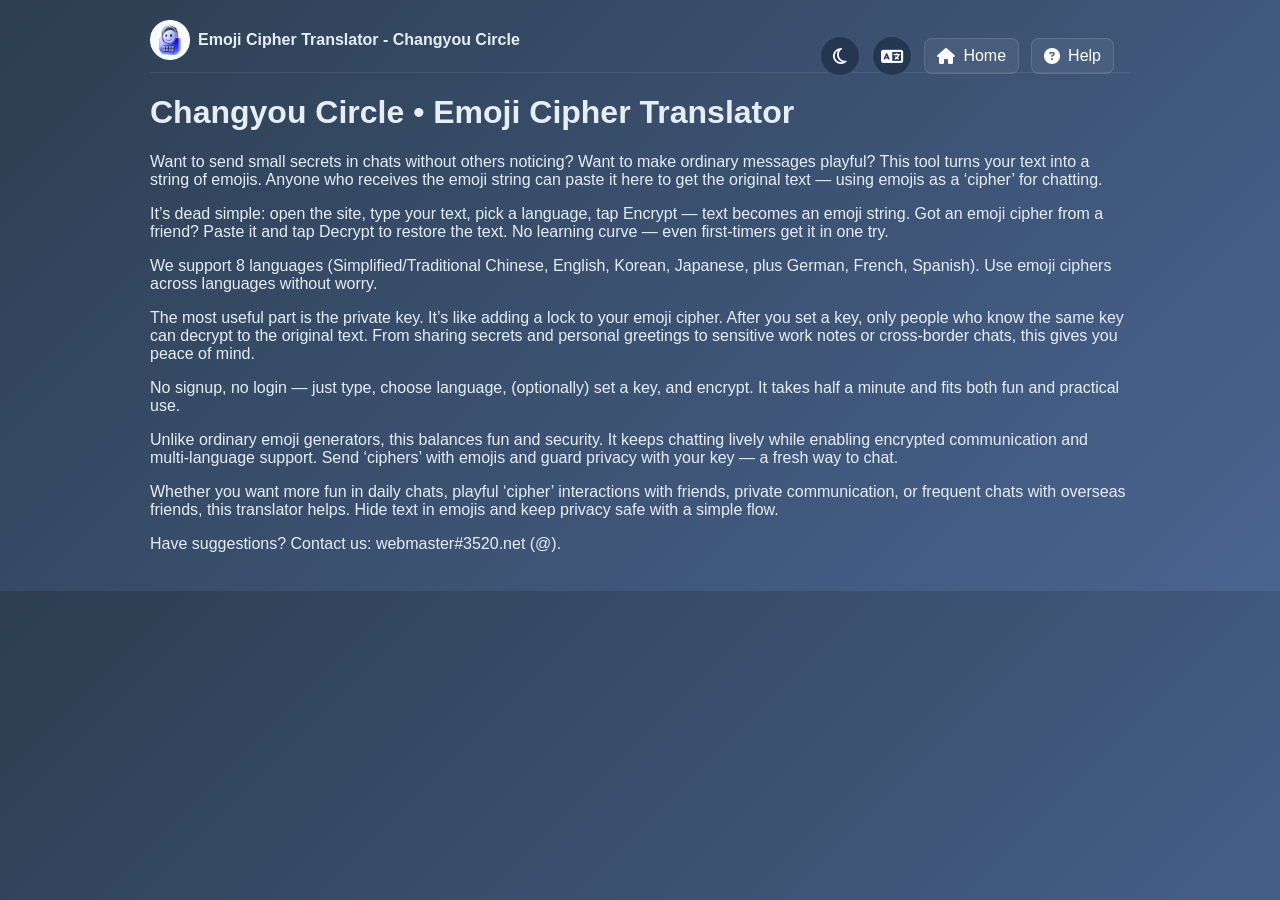
<file: about.html>
<!DOCTYPE html>
<html lang="zh-CN">
<head>
  <meta charset="UTF-8">
  <meta name="viewport" content="width=device-width, initial-scale=1.0">
  <meta name="description" content="常友圈表情密文翻译器官方介绍：我们致力于打造趣味与安全兼具的表情加密通讯工具，支持8种语言、自定义密钥、免登录纯前端运行，保护你的每一次私密交流。">
  <link rel="icon" type="image/png" href="/logo.png">
  <title data-i18n="about.title">关于我们 - 常友圈</title>
  <meta name="robots" content="index,follow,max-image-preview:large,max-snippet:-1">
  <link rel="canonical" href="https://changyouquan.com/about.html">
  <link rel="alternate" hreflang="zh" href="https://changyouquan.com/about.html">
  <link rel="alternate" hreflang="zh-TW" href="https://changyouquan.com/zh-TW/about.html">
  <link rel="alternate" hreflang="en" href="https://changyouquan.com/en/about.html">
  <link rel="alternate" hreflang="es" href="https://changyouquan.com/es/about.html">
  <link rel="alternate" hreflang="fr" href="https://changyouquan.com/fr/about.html">
  <link rel="alternate" hreflang="de" href="https://changyouquan.com/de/about.html">
  <link rel="alternate" hreflang="ja" href="https://changyouquan.com/ja/about.html">
  <link rel="alternate" hreflang="ko" href="https://changyouquan.com/ko/about.html">
  <link rel="alternate" hreflang="x-default" href="https://changyouquan.com/about.html">
  <meta property="og:type" content="website">
  <meta property="og:site_name" content="常友圈 表情密文翻译器">
  <meta property="og:title" content="关于我们 - 常友圈表情密文翻译器">
  <meta property="og:description" content="常友圈致力于打造趣味与安全兼具的表情加密通讯工具：8种语言界面、自定义密钥、免登录纯前端运行。">
  <meta property="og:url" content="https://changyouquan.com/about.html">
  <meta property="og:image" content="https://changyouquan.com/logo.png">
  <meta name="twitter:card" content="summary">
  <script type="application/ld+json">
  {
    "@context": "https://schema.org",
    "@type": "Organization",
    "name": "常友圈",
    "alternateName": "changyouquan",
    "url": "https://changyouquan.com/",
    "logo": "https://changyouquan.com/logo.png",
    "description": "常友圈打造表情密文翻译器：一款趣味与安全兼具的表情加密通讯工具，支持8种语言、自定义密钥、免登录纯前端运行。"
  }
  </script>
  <script type="application/ld+json">
  {
    "@context": "https://schema.org",
    "@type": "WebPage",
    "name": "关于我们 - 常友圈表情密文翻译器",
    "url": "https://changyouquan.com/about.html",
    "inLanguage": "zh",
    "isPartOf": { "@type": "WebSite", "name": "常友圈 表情密文翻译器", "url": "https://changyouquan.com/" }
  }
  </script>
  <link rel="stylesheet" href="/fontawesome6.4/css/all.min.css">
  <link rel="stylesheet" href="/fontawesome6.4/app-controls.css">
</head>
<body>
  <div class="container">
    <header class="page-header">
      <a class="logo" id="homeLogo" href="/index.html">
        <img src="/logo.png" alt=""><strong data-i18n="app.title">常友圈 - 表情密文翻译器</strong>
      </a>
      <div class="control-bar">
        <button id="themeToggle" class="icon-btn dark" title="Theme"><i class="far fa-moon"></i></button>
        <div class="lang-menu-wrapper">
          <button id="langBtn" class="icon-btn dark" title="Language"><i class="fas fa-language"></i></button>
          <div id="langMenu" class="lang-menu"></div>
        </div>
        <a class="btn" id="homeLink" href="/"><i class="fa-solid fa-house"></i> <span data-i18n="nav.home">返回首页</span></a>
        <a class="btn" id="helpLink" href="/help.html"><i class="fa-solid fa-circle-question"></i> <span data-i18n="nav.help">使用帮助</span></a>
      </div>
    </header>
    <main>
      <h1 data-i18n="about.title">常友圈 表情密文翻译器</h1>
      <div id="aboutContent"></div>
      <p data-i18n="help.contact.text">如果你有更好的建议，请和我们取得联系：webmaster#3520.net（@）</p>
    </main>
    <footer class="page-footer"></footer>
  </div>
  <script src="/i18n/i18n.js"></script>
  <script>
    document.addEventListener('DOMContentLoaded', async function(){
      let lang = 'zh';
      if (window.i18n) {
        await i18n.init({ defaultLang: 'zh' });
        lang = i18n.current || 'zh';
      }
      history.replaceState(null, '', '/' + lang + '/about.html');
      if (window.i18n && typeof i18n.updateSEO === 'function') { try { i18n.updateSEO(i18n.current); } catch(e){} }
      renderAbout();
      buildLangMenu();
      wireLangMenu();
      initTheme();
      updateLinks();
    });
    function renderAbout(){
      const box = document.getElementById('aboutContent');
      if (!box || !window.i18n) return;
      box.innerHTML = '';
      const paras = (typeof i18n.getArray === 'function') ? i18n.getArray('about.paragraphs') : [];
      paras.forEach(p => {
        const el = document.createElement('p');
        el.textContent = p;
        box.appendChild(el);
      });
      try{
        const desc = i18n.t('meta.description');
        let md = document.querySelector('meta[name="description"]');
        if (!md) { md=document.createElement('meta'); md.setAttribute('name','description'); document.head.appendChild(md); }
        md.setAttribute('content', desc);
      }catch(e){}
    }
    function updateLinks(){
      var code = (window.i18n && i18n.current) ? i18n.current : 'zh';
      var homeLogo = document.getElementById('homeLogo');
      var homeLink = document.getElementById('homeLink');
      var helpLink = document.getElementById('helpLink');
      if (homeLogo) homeLogo.href = '/' + code + '/';
      if (homeLink) homeLink.href = '/' + code + '/';
      if (helpLink) helpLink.href = '/' + code + '/help.html';
    }
    function initTheme(){
      try {
        if (localStorage.getItem('theme') === 'light') document.body.classList.add('theme-light');
      } catch(e){}
      const btn = document.getElementById('themeToggle');
      function updateIcon(){
        const icon = btn && btn.querySelector('i');
        if (!icon) return;
        icon.className = document.body.classList.contains('theme-light') ? 'far fa-sun' : 'far fa-moon';
      }
      updateIcon();
      if (btn) btn.addEventListener('click', function(){
        document.body.classList.toggle('theme-light');
        try { localStorage.setItem('theme', document.body.classList.contains('theme-light') ? 'light' : 'dark'); } catch(e){}
        updateIcon();
      });
    }
    function buildLangMenu(){
      const menu = document.getElementById('langMenu'); if (!menu || !window.i18n) return;
      const cur = i18n.current || 'zh';
      const items = [
        { code:'zh', label:(i18n.t('lang.zh')||'中文') },
        { code:'zh-TW', label:(i18n.t('lang.zh-TW')||'繁體中文') },
        { code:'en', label:(i18n.t('lang.en')||'English') },
        { code:'es', label:(i18n.t('lang.es')||'Español') },
        { code:'fr', label:(i18n.t('lang.fr')||'Français') },
        { code:'de', label:(i18n.t('lang.de')||'Deutsch') },
        { code:'ja', label:(i18n.t('lang.ja')||'日本語') },
        { code:'ko', label:(i18n.t('lang.ko')||'한국어') }
      ];
      menu.innerHTML = items.map(it => `<div class="lang-item${it.code===cur?' active':''}" data-code="${it.code}"><span class="label">${it.label}</span></div>`).join('');
    }
    function wireLangMenu(){
      const btn = document.getElementById('langBtn');
      const menu = document.getElementById('langMenu');
      if (btn) btn.addEventListener('click', function(e){ e.stopPropagation(); if (menu) menu.classList.toggle('open'); });
      if (menu) menu.addEventListener('click', async function(e){
        const item = e.target.closest('.lang-item'); if (!item) return;
        const code = item.getAttribute('data-code');
        if (window.i18n) { await i18n.setLanguage(code); renderAbout(); buildLangMenu(); updateLinks(); history.replaceState(null,'','/'+code+'/about.html'); }
        menu.classList.remove('open');
      });
      document.addEventListener('click', function(){ if (menu) menu.classList.remove('open'); });
    }
  </script>
<!-- baidutongji -->
<script>
var _hmt = _hmt || [];
(function() {
  var hm = document.createElement("script");
  hm.src = "https://hm.baidu.com/hm.js?302f38f44d6f32408b60595f99ab4b1c";
  var s = document.getElementsByTagName("script")[0]; 
  s.parentNode.insertBefore(hm, s);
})();
</script>

</body>
</html>
</file>
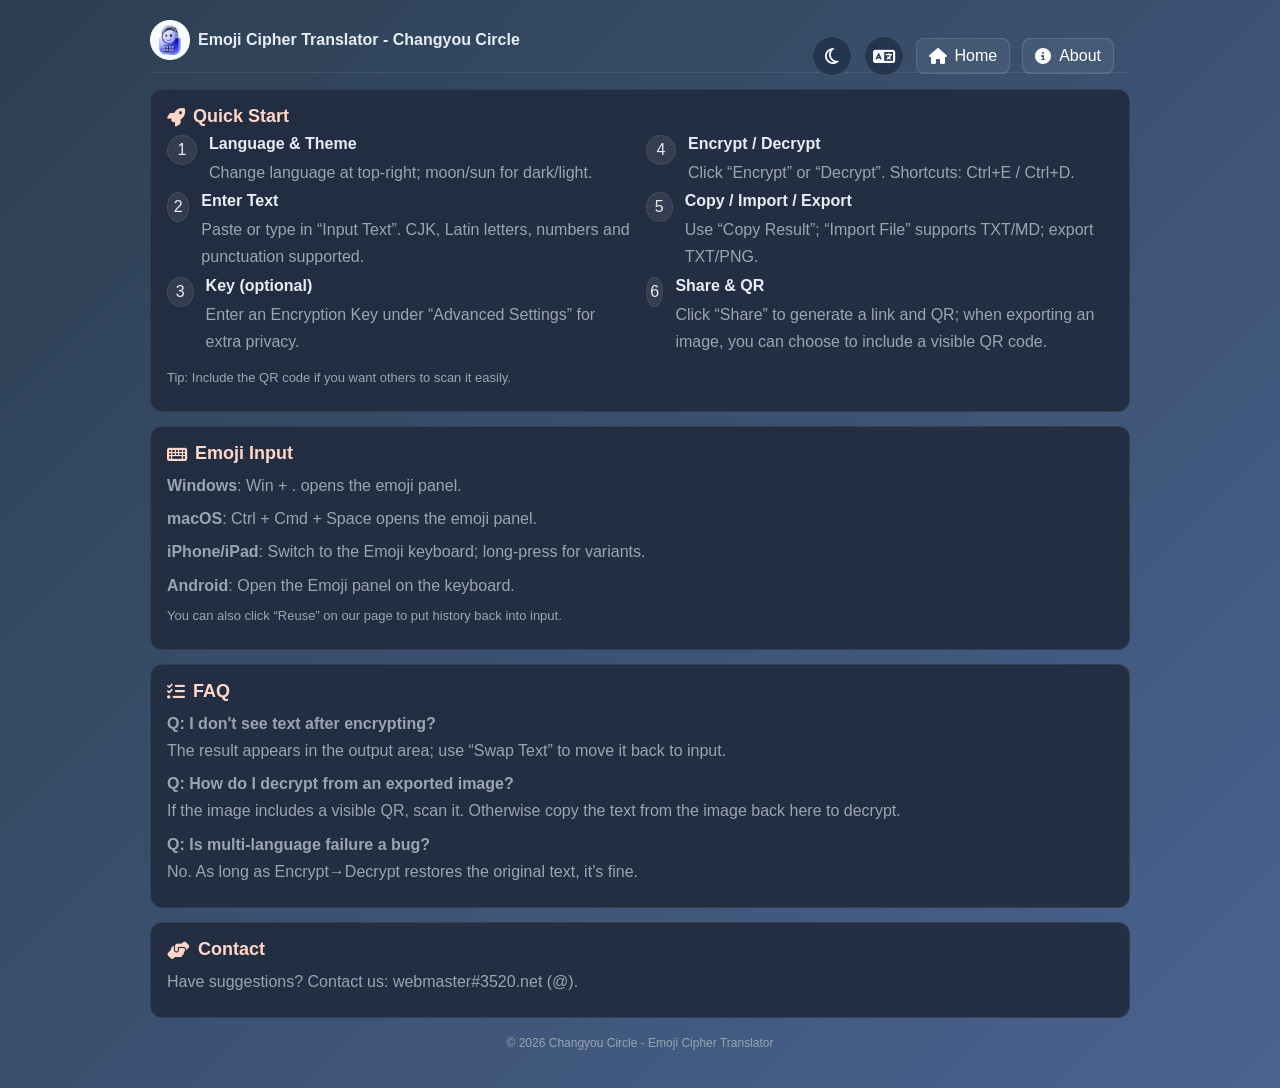
<file: help.html>
<!DOCTYPE html>
<html lang="zh-CN" data-i18n-root="1">
<head>
  <meta charset="UTF-8">
  <meta name="viewport" content="width=device-width, initial-scale=1.0">
  <title data-i18n="help.title">使用帮助 - 常友圈</title>
  <meta name="description" content="表情密文翻译器使用帮助：一分钟上手教程、表情输入方法（Windows、macOS、iPhone/iPad、Android）、加密密钥设置与常见问题解答。">
  <meta name="robots" content="index,follow,max-image-preview:large,max-snippet:-1">
  <link rel="canonical" href="https://changyouquan.com/help.html">
  <link rel="alternate" hreflang="zh" href="https://changyouquan.com/help.html">
  <link rel="alternate" hreflang="zh-TW" href="https://changyouquan.com/zh-TW/help.html">
  <link rel="alternate" hreflang="en" href="https://changyouquan.com/en/help.html">
  <link rel="alternate" hreflang="es" href="https://changyouquan.com/es/help.html">
  <link rel="alternate" hreflang="fr" href="https://changyouquan.com/fr/help.html">
  <link rel="alternate" hreflang="de" href="https://changyouquan.com/de/help.html">
  <link rel="alternate" hreflang="ja" href="https://changyouquan.com/ja/help.html">
  <link rel="alternate" hreflang="ko" href="https://changyouquan.com/ko/help.html">
  <link rel="alternate" hreflang="x-default" href="https://changyouquan.com/help.html">
  <meta property="og:type" content="article">
  <meta property="og:site_name" content="常友圈 表情密文翻译器">
  <meta property="og:title" content="使用帮助 - 常友圈表情密文翻译器">
  <meta property="og:description" content="表情密文翻译器使用教程：如何输入表情、设置密钥、加密解密与导出，以及常见问题解答。">
  <meta property="og:url" content="https://changyouquan.com/help.html">
  <meta property="og:image" content="https://changyouquan.com/logo.png">
  <meta name="twitter:card" content="summary">
  <meta name="twitter:title" content="使用帮助 - 常友圈表情密文翻译器">
  <meta name="twitter:description" content="表情密文翻译器使用教程：如何输入表情、设置密钥、加密解密与导出，以及常见问题解答。">
  <meta name="twitter:image" content="https://changyouquan.com/logo.png">
  <script type="application/ld+json">
  {
    "@context": "https://schema.org",
    "@type": "FAQPage",
    "mainEntity": [
      {
        "@type": "Question",
        "name": "加密后看不到文字怎么办？",
        "acceptedAnswer": { "@type": "Answer", "text": "在\"复制结果\"按钮下方的结果区可查看密文；或点击\"交换文本\"将结果放回输入框。" }
      },
      {
        "@type": "Question",
        "name": "导出的图片怎么解密？",
        "acceptedAnswer": { "@type": "Answer", "text": "如果图片包含可见二维码，可直接扫码；否则复制图片中的文字回到页面解密。" }
      },
      {
        "@type": "Question",
        "name": "多语言表情加密失败是功能异常吗？",
        "acceptedAnswer": { "@type": "Answer", "text": "不是。只要\"加密→解密\"能还原原文，就可以放心使用。" }
      },
      {
        "@type": "Question",
        "name": "表情密文翻译器如何输入表情？",
        "acceptedAnswer": { "@type": "Answer", "text": "Windows 按 Win+. 打开表情面板；macOS 按 Ctrl+Cmd+Space；iPhone/iPad 在键盘点击表情按钮；Android 在键盘切换到表情符号面板。" }
      }
    ]
  }
  </script>
  <script type="application/ld+json">
  {
    "@context": "https://schema.org",
    "@type": "WebPage",
    "name": "使用帮助 - 常友圈表情密文翻译器",
    "url": "https://changyouquan.com/help.html",
    "inLanguage": "zh",
    "isPartOf": { "@type": "WebSite", "name": "常友圈 表情密文翻译器", "url": "https://changyouquan.com/" }
  }
  </script>
  <link rel="icon" type="image/png" href="/logo.png">
  <link rel="stylesheet" href="/fontawesome6.4/css/all.min.css">
  <link rel="stylesheet" href="/fontawesome6.4/app-controls.css">
  <script src="/i18n/i18n.js"></script>
</head>
<body>
  <div class="container">
    <header class="page-header" style="position:relative">
      <a class="logo" id="homeLogo" href="/"><img src="/logo.png" alt=""><strong data-i18n="app.title">常友圈 表情密文翻译器</strong></a>
      <div class="control-bar">
        <button id="themeToggle" class="icon-btn dark" title="Theme"><i class="far fa-moon"></i></button>
        <div class="lang-menu-wrapper">
          <button id="langBtn" class="icon-btn dark" title="Language"><i class="fas fa-language"></i></button>
          <div id="langMenu" class="lang-menu"></div>
        </div>
        <a class="btn" id="homeLink" href="/"><i class="fa-solid fa-house"></i> <span data-i18n="nav.home">返回首页</span></a>
        <a class="btn" id="aboutLink" href="/about.html"><i class="fa-solid fa-circle-info"></i> <span data-i18n="nav.about">关于我们</span></a>
      </div>
    </header>
    <div class="panel">
      <h2><i class="fa-solid fa-rocket"></i> <span data-i18n="help.quickStart.title">一分钟上手</span></h2>
      <div class="grid">
        <div>
          <div class="step"><div class="num">1</div><div>
            <strong data-i18n="help.quickStart.step1.title">选择语言与主题</strong>
            <p data-i18n="help.quickStart.step1.text">右上角切换界面语言；点月亮/太阳切换夜间或日间。</p>
          </div></div>
          <div class="step"><div class="num">2</div><div>
            <strong data-i18n="help.quickStart.step2.title">输入文本</strong>
            <p data-i18n="help.quickStart.step2.text">在“输入文本”中粘贴或输入要处理的内容，支持中文、英文、数字与标点。</p>
          </div></div>
          <div class="step"><div class="num">3</div><div>
            <strong data-i18n="help.quickStart.step3.title">设置密钥（可选）</strong>
            <p data-i18n="help.quickStart.step3.text">在“高级设置”中输入加密密钥，旁边会显示强度提示；保持一致即可解密。</p>
          </div></div>
        </div>
        <div>
          <div class="step"><div class="num">4</div><div>
            <strong data-i18n="help.quickStart.step4.title">加密 / 解密</strong>
            <p data-i18n="help.quickStart.step4.text">点击“加密”生成表情密文；点击“解密”还原文本。支持 Ctrl+E / Ctrl+D 快捷键。</p>
          </div></div>
          <div class="step"><div class="num">5</div><div>
            <strong data-i18n="help.quickStart.step5.title">复制 / 导入 / 导出</strong>
            <p data-i18n="help.quickStart.step5.text">使用“复制结果”复制；“导入文件”支持 TXT/MD；“导出TXT/导出图片”保存结果。</p>
          </div></div>
          <div class="step"><div class="num">6</div><div>
            <strong data-i18n="help.quickStart.step6.title">分享与二维码</strong>
            <p data-i18n="help.quickStart.step6.text">点“分享我们”生成链接与二维码；导出图片可选择是否包含“可见二维码”。</p>
          </div></div>
        </div>
      </div>
      <p class="tip" data-i18n="help.quickStart.tip">提示：如需便于他人识别，可在导出时勾选“包含二维码”。</p>
    </div>
    <div class="panel">
      <h2><i class="fa-solid fa-keyboard"></i> <span data-i18n="help.emojiInput.title">表情输入方法</span></h2>
      <p data-i18n="help.emojiInput.win" data-i18n-html="1"><strong>Windows</strong>：按 Win + . 打开表情面板，直接点击表情即可输入。</p>
      <p data-i18n="help.emojiInput.mac" data-i18n-html="1"><strong>macOS</strong>：按 Ctrl + Cmd + Space 打开表情面板。</p>
      <p data-i18n="help.emojiInput.ios" data-i18n-html="1"><strong>iPhone/iPad</strong>：系统键盘切换到 Emoji；长按常用表情可选择变体。</p>
      <p data-i18n="help.emojiInput.android" data-i18n-html="1"><strong>Android</strong>：切换到手机键盘的 Emoji 面板（各品牌略有差异）。</p>
      <p class="tip" data-i18n="help.emojiInput.tip">在我们的页面，你也可以点击“复用”把历史结果直接放回输入框，无需手动输入表情。</p>
    </div>
    <div class="panel">
      <h2><i class="fa-solid fa-list-check"></i> <span data-i18n="help.faq.title">常见问题</span></h2>
      <p data-i18n="help.faq.q1" data-i18n-html="1"><strong>Q：加密后看不到文字怎么办？</strong><br>在“复制结果”按钮下方的结果区可查看密文；或点击“交换文本”将结果放回输入框。</p>
      <p data-i18n="help.faq.q2" data-i18n-html="1"><strong>Q：导出的图片怎么解密？</strong><br>如果图片包含可见二维码，可直接扫码；否则复制图片中的文字回到页面解密。</p>
      <p data-i18n="help.faq.q3" data-i18n-html="1"><strong>Q：多语言失败是功能异常吗？</strong><br>不是。只要“加密→解密”能还原原文，就可以放心使用。</p>
    </div>
    <div class="panel">
      <h2><i class="fa-solid fa-handshake-angle"></i> <span data-i18n="help.contact.title">联系我们</span></h2>
      <p data-i18n="help.contact.text">如果你有更好的建议，请与我们联系：webmaster#3520.net（@）。</p>
    </div>
    <footer class="page-footer" data-i18n="footer.copyright">© 2026 常友圈 - 表情密文翻译器</footer>
  </div>
  <script>
    document.addEventListener('DOMContentLoaded', async function(){
      if (!window.i18n) return;
      await i18n.init({ defaultLang: 'zh' });
      // Ensure path is /{lang}/help.html
      try{
        var lang = i18n.current || 'zh';
        var path = window.location.pathname || '/help.html';
        var target = '/' + lang + '/help.html';
        if (!/^\/(zh|zh\-TW|en|es|fr|de|ja|ko)\/help\.html$/.test(path)) {
          window.history.replaceState(null,'',target);
        }
        // URL 规范化后刷新多语言 SEO 标签（canonical / og: / JSON-LD）
        if (typeof i18n.updateSEO === 'function') { try { i18n.updateSEO(i18n.current); } catch(e){} }
        // Build language menu and links
        var langMenu = document.getElementById('langMenu');
        var langBtn = document.getElementById('langBtn');
        function buildLangMenu(){
          if (!langMenu) return;
          var current = i18n.current || 'zh';
          var labels = {
            'zh': i18n.t('lang.zh') || '中文',
            'zh-TW': i18n.t('lang.zh-TW') || '繁體中文',
            'en': i18n.t('lang.en') || 'English',
            'es': i18n.t('lang.es') || 'Español',
            'fr': i18n.t('lang.fr') || 'Français',
            'de': i18n.t('lang.de') || 'Deutsch',
            'ja': i18n.t('lang.ja') || '日本語',
            'ko': i18n.t('lang.ko') || '한국어'
          };
          var order = ['zh','zh-TW','en','es','fr','de','ja','ko'];
          var items = order.map(function(code){
            var isActive = code===current ? ' active' : '';
            return '<div class="lang-item'+isActive+'" data-code="'+code+'"'+(isActive?' data-active="1"':'')+'><span class="label">'+labels[code]+'</span></div>';
          }).join('');
          langMenu.innerHTML = items;
        }
        function wireLangMenu(){
          if (langBtn) {
            langBtn.addEventListener('click', function(e){ e.stopPropagation(); langMenu.classList.toggle('open'); });
            document.addEventListener('click', function(){ langMenu.classList.remove('open'); });
          }
          if (langMenu) {
            langMenu.addEventListener('click', function(e){
              var item = e.target.closest('.lang-item'); if (!item) return;
              if (item.getAttribute('data-active')==='1'){ langMenu.classList.remove('open'); return; }
              var code = item.getAttribute('data-code');
              i18n.setLanguage(code).then(function(){
                buildLangMenu();
                updateLinks();
                updateThemeIcon();
                window.history.replaceState(null,'','/'+code+'/help.html');
              });
              langMenu.classList.remove('open');
            });
          }
        }
        function updateLinks(){
          var code = i18n.current || 'zh';
          var homeLogo = document.getElementById('homeLogo');
          var homeLink = document.getElementById('homeLink');
          var aboutLink = document.getElementById('aboutLink');
          if (homeLogo) homeLogo.href = '/' + code + '/';
          if (homeLink) homeLink.href = '/' + code + '/';
          if (aboutLink) aboutLink.href = '/' + code + '/about.html';
        }
        function updateThemeIcon(){
          var btn = document.getElementById('themeToggle'); if (!btn) return;
          var icon = btn.querySelector('i'); if (!icon) return;
          icon.className = document.body.classList.contains('theme-light') ? 'far fa-sun' : 'far fa-moon';
        }
        // Theme toggle
        var themeToggle = document.getElementById('themeToggle');
        if (themeToggle){
          try{
            var saved = localStorage.getItem('theme');
            if (saved==='light') document.body.classList.add('theme-light');
          }catch(e){}
          updateThemeIcon();
          themeToggle.addEventListener('click', function(){
            document.body.classList.toggle('theme-light');
            try{ localStorage.setItem('theme', document.body.classList.contains('theme-light')?'light':'dark'); }catch(e){}
            updateThemeIcon();
          });
        }
        buildLangMenu();
        wireLangMenu();
        updateLinks();
      }catch(e){}
    });
  </script>
<!-- baidutongji -->
<script>
var _hmt = _hmt || [];
(function() {
  var hm = document.createElement("script");
  hm.src = "https://hm.baidu.com/hm.js?302f38f44d6f32408b60595f99ab4b1c";
  var s = document.getElementsByTagName("script")[0]; 
  s.parentNode.insertBefore(hm, s);
})();
</script>

</body>
</html>
</file>
<file: fontawesome6.4/app-controls.css>
header{position:relative}
.control-bar{position:absolute;top:16px;right:16px;display:flex;align-items:center;gap:12px;z-index:20}
.icon-btn{width:40px;height:40px;display:inline-flex;align-items:center;justify-content:center;border-radius:50%;border:1px solid rgba(0,0,0,0.1);background:rgba(255,255,255,0.8);backdrop-filter:saturate(180%) blur(10px);-webkit-backdrop-filter:saturate(180%) blur(10px);cursor:pointer;transition:transform .15s ease,background .2s ease,border-color .2s ease;padding:0;flex:0 0 40px;box-sizing:border-box;aspect-ratio:1/1}
.icon-btn i{font-size:18px;color:#111827}
.icon-btn:hover{transform:translateY(-1px);background:#ffffff;border-color:rgba(0,0,0,0.2)}
.control-bar{background:transparent}
.lang-menu-wrapper{position:relative}
.lang-menu{position:absolute;top:48px;right:0;min-width:220px;background:rgba(255,255,255,0.97);border:1px solid rgba(0,0,0,0.1);border-radius:12px;box-shadow:0 10px 30px rgba(0,0,0,.15);padding:8px;display:none}
.lang-menu.open{display:block}
.lang-item{display:flex;align-items:center;justify-content:space-between;padding:10px 12px;border-radius:8px;cursor:pointer;color:#111827;transition:background .15s ease}
.lang-item:hover{background:rgba(17,24,39,0.06)}
.lang-item .label{font-size:14px}
.lang-item .code{font-size:12px;opacity:.6}
.lang-item.active{background:rgba(17,24,39,0.08);font-weight:600}
.lang-item.active{pointer-events:none;cursor:default}
.icon-btn.dark{background:rgba(31,41,55,0.65);border-color:rgba(255,255,255,0.15)}
.icon-btn.dark i{color:#f9fafb}
body.theme-light{background:linear-gradient(135deg,#eef3f9 0%,#f7fbff 100%);color:#1f2937}
body.theme-light .panel{background:#ffffff;border:1px solid rgba(0,0,0,0.06);box-shadow:0 8px 24px rgba(0,0,0,.08)}
body.theme-light .panel-hint{background:#f5f7fb;color:#4b5563;border-left-color:#22c1b2}
body.theme-light .advanced-settings{background:#f7f9fc;border-left-color:#ff7a59}
body.theme-light textarea{background:#f9fbfe;color:#111827;border-color:rgba(0,0,0,0.08)}
body.theme-light .emoji-display{background:#f9fbfe;color:#111827;border-color:rgba(0,0,0,0.08)}
body.theme-light .icon-btn{background:rgba(255,255,255,0.9);border-color:rgba(0,0,0,0.1)}
body.theme-light .icon-btn.dark i{color:#111827}
body.theme-light .lang-menu{background:#ffffff;border-color:rgba(0,0,0,0.08)}
body.theme-light .lang-item:hover{background:rgba(17,24,39,0.05)}
body.theme-light .lang-item.active{background:rgba(17,24,39,0.08)}
body.theme-light .stats-panel{background:#ffffff;border:1px solid rgba(0,0,0,0.06);border-radius:16px;box-shadow:0 8px 24px rgba(0,0,0,.08)}
body.theme-light .stats-header{border-bottom:1px solid rgba(0,0,0,0.06);color:#1f2937}
body.theme-light .stats-grid .stat-item{background:#ffffff;border:1px solid rgba(0,0,0,0.06);border-radius:12px}
body.theme-light .stat-value{color:#111827}
body.theme-light .stat-label{color:#4b5563}
body.theme-light .emoji-grid-container{background:#ffffff;border:1px solid rgba(0,0,0,0.06);border-radius:12px;padding:12px}
body.theme-light .emoji-type{background:#ffffff;border:1px solid rgba(0,0,0,0.06);border-radius:8px}
body.theme-light .emoji-type-title{color:#111827}
body.theme-light .emoji-item{background:#ffffff;border:1px solid rgba(0,0,0,0.08);color:#111827}
.top-buttons-spacer{height:40px}

#secretKey{width:100%;padding:10px;border-radius:8px;border:1px solid rgba(255,255,255,0.1);background:rgba(55,65,85,0.9);color:#fff;outline:none}
body.theme-light #secretKey{background:#f9fbfe;color:#111827;border:1px solid rgba(0,0,0,0.08)}

/* Shared UI elements */
a.logo{display:inline-flex;align-items:center;gap:8px;text-decoration:none;color:inherit}
.btn{padding:8px 12px;border:1px solid rgba(255,255,255,0.12);border-radius:8px;background:rgba(255,255,255,0.06);color:#fff;text-decoration:none;display:inline-flex;align-items:center;gap:8px;cursor:pointer}
.btn:hover{background:rgba(255,255,255,0.1)}
body.theme-light .btn{background:#fff;border:1px solid rgba(0,0,0,0.08);color:#111827}
body.theme-light .btn:hover{background:#f7f9fc}

.button-group{display:grid;grid-template-columns:repeat(auto-fit,minmax(140px,1fr));gap:10px}
.button-group .encrypt-btn,.button-group .decrypt-btn{padding:10px 12px}
.result-container{display:flex;gap:10px;align-items:flex-start;flex-wrap:wrap}
.copy-btn{flex:0 0 auto}
.lang-menu .code{display:none}
/* Force two-row layout for action toolbar on desktop, responsive wrap */
.button-group.actions{grid-template-columns:repeat(3,minmax(0,1fr)) !important}
@media (max-width:900px){.button-group.actions{grid-template-columns:repeat(3,1fr)}}
@media (max-width:640px){.button-group.actions{grid-template-columns:repeat(2,1fr)}}
#historyPanel button{padding:0 6px;font-size:12px;line-height:1;height:20px;border-radius:6px;flex:0 0 auto;display:inline-flex;align-items:center;white-space:nowrap;gap:6px;background:transparent !important;border:1px solid rgba(255,255,255,0.18) !important;color:#d6e2ff !important;box-shadow:none !important;transform:none !important}
#historyPanel button:hover{background:rgba(255,255,255,0.06) !important}
#historyPanel button i{font-size:12px}
.mini-btn{padding:0 8px;height:22px;font-size:12px;flex:0 0 auto;border:1px solid rgba(255,255,255,0.18);background:transparent;color:#d6e2ff;border-radius:6px;display:inline-flex;align-items:center;gap:6px}
.mini-btn:hover{background:rgba(255,255,255,0.06)}
#qrModal{position:fixed;inset:0;background:rgba(0,0,0,0.6);display:none;align-items:center;justify-content:center;z-index:9999}
#qrBox{background:rgba(35,45,65,0.97);border:1px solid rgba(255,255,255,0.08);padding:16px 16px 10px;border-radius:12px;min-width:260px;text-align:center}
#qrBox h3{margin:0 0 8px;font-size:18px;color:#ffd7c8}
#qrImg{width:220px;height:220px;background:#fff;border-radius:8px;padding:8px}
#qrClose{margin-top:10px}
#clearModal{position:fixed;inset:0;background:rgba(0,0,0,0.6);display:none;align-items:flex-end;justify-content:center;z-index:9999}
#clearSheet{width:100%;max-width:520px;background:rgba(35,45,65,0.97);border:1px solid rgba(255,255,255,0.08);border-bottom:none;border-radius:12px 12px 0 0;padding:14px}
#clearSheet h3{margin:0 0 8px;font-size:17px;color:#ffd7c8}
#clearSheet .row{display:flex;gap:8px;justify-content:flex-end}
.modal-actions{display:flex;gap:8px;justify-content:flex-end;margin-top:10px}
.modal-actions.center{justify-content:center}
/* Export modal */
#exportModal{position:fixed;inset:0;background:rgba(0,0,0,0.6);display:none;align-items:center;justify-content:center;z-index:9999}
#exportBox{background:rgba(35,45,65,0.97);border:1px solid rgba(255,255,255,0.08);padding:16px;border-radius:12px;min-width:280px;max-width:90vw}
#exportBox h3{margin:0 0 10px;font-size:18px;color:#ffd7c8}
#exportBox label{display:flex;align-items:center;gap:8px;margin:6px 0}
.notification{position:fixed;left:50%;bottom:18px;transform:translate(-50%,20px);background:rgba(255,153,102,0.94);color:#2c3e50;padding:12px 16px;border-radius:10px;font-weight:600;box-shadow:0 8px 24px rgba(0,0,0,0.35);opacity:0;transition:all 0.28s;z-index:1000;max-width:calc(100vw - 24px)}
.notification.show{opacity:1;transform:translate(-50%,0)}
@media (max-width:768px){
  .notification{left:50%;bottom:14px;max-width:92vw;padding:12px 14px;border-radius:12px}
}

:root{--fg:#e6edf3;--muted:#9aa4b2;--panel:rgba(35,45,65,0.95);--border:rgba(255,255,255,0.08);--accent:#ff9966}
.container{max-width:980px;margin:0 auto;padding:20px}
body{margin:0;background:linear-gradient(135deg,#2c3e50 0%,#4a6491 100%);color:var(--fg);font-family:Segoe UI,Arial,sans-serif}
header.page-header{display:flex;justify-content:space-between;align-items:center;margin-bottom:16px;border-bottom:1px solid var(--border);padding-bottom:12px}
body.theme-light #exportBox{background:#ffffff;border:1px solid rgba(0,0,0,0.08);color:#111827}
body.theme-light #exportBox h3{color:#1f2937}
body.theme-light #exportBox label{color:#111827}

.logo{display:flex;align-items:center;gap:8px;color:inherit;text-decoration:none}
.logo img{width:40px;height:40px;border-radius:9px}
.site-logo{width:48px;height:48px;border-radius:10px;vertical-align:-10px;margin-right:10px;image-rendering:auto}
.panel{background:var(--panel);border:1px solid var(--border);border-radius:12px;padding:16px;margin:14px 0}
.panel h2{margin:0 0 8px;font-size:18px;color:#ffd7c8;display:flex;align-items:center;gap:8px}
.panel p{margin:6px 0;color:var(--muted);line-height:1.7}
.step{display:flex;gap:12px;align-items:flex-start}
.step .num{width:28px;height:28px;border-radius:50%;background:rgba(255,255,255,0.08);border:1px solid var(--border);display:flex;align-items:center;justify-content:center}
.tip{font-size:13px;color:#cbd5e1}
.grid{display:grid;grid-template-columns:repeat(auto-fit,minmax(260px,1fr));gap:12px}
footer.page-footer{margin:18px 0;color:var(--muted);font-size:12px;text-align:center}
@media (max-width:480px){ .grid{grid-template-columns:1fr} }
/* About/Help footer links layout */
.footer-actions{display:flex;gap:10px;flex-wrap:wrap;justify-content:flex-start;margin-top:8px}

/* Mobile header/nav adjustments */
@media (max-width:640px){
  header.page-header{flex-direction:column;align-items:flex-start}
  .control-bar{position:static;margin-top:8px;flex-wrap:wrap;gap:8px}
  .container{padding:16px}
  .lang-menu{right:auto;left:0}
}

.footer-line{display:flex;align-items:center;justify-content:center;gap:10px;flex-wrap:wrap}
.footer-actions.inline{margin-top:0}
.icp-link{color:var(--muted);text-decoration:none}
.icp-link:hover{text-decoration:underline}
</file>
